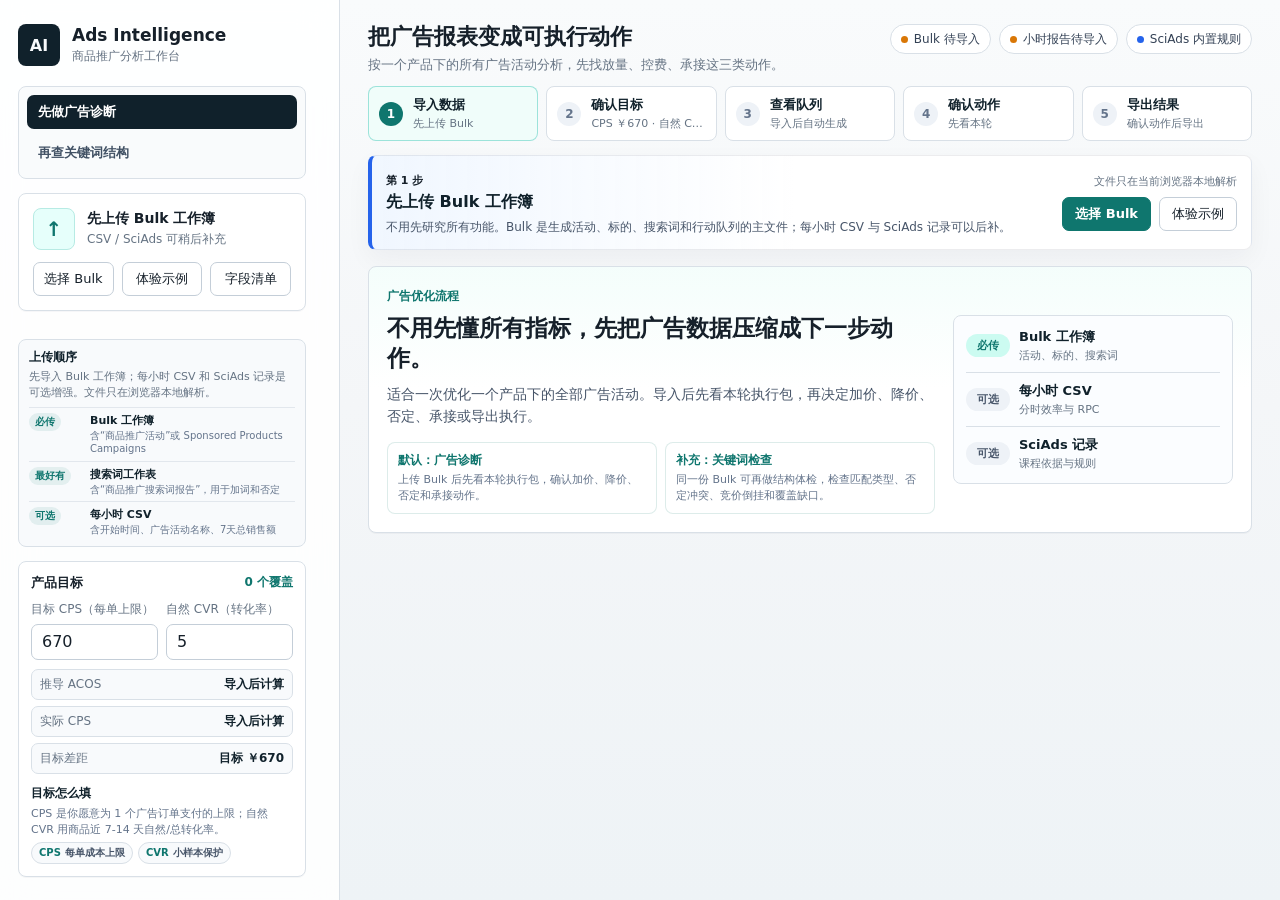
<file: index.html>
<!doctype html>
<html lang="zh-CN">
  <head>
    <meta charset="utf-8" />
    <meta name="viewport" content="width=device-width, initial-scale=1" />
    <title>Amazon Ads Intelligence Workbench</title>
    <link rel="icon" href="data:," />
    <link rel="stylesheet" href="./styles.css?v=sidebar-goal-access-20260614" />
    <link rel="stylesheet" href="./keyword-checker.css?v=keyword-lead-20260606" />
  </head>
  <body>
    <div class="app-shell">
      <aside class="sidebar">
        <div class="brand-block">
          <div class="brand-mark">AI</div>
          <div>
            <h1>Ads Intelligence</h1>
            <p>商品推广分析工作台</p>
          </div>
        </div>

        <nav class="mode-switch" aria-label="功能入口">
          <button class="mode-btn active" data-mode="analysis" type="button">先做广告诊断</button>
          <button class="mode-btn" data-mode="keyword" type="button">再查关键词结构</button>
        </nav>

        <section class="search-card">
          <label for="campaignSearch">活动搜索</label>
          <input id="campaignSearch" type="search" placeholder="输入商品、活动、ASIN" />
        </section>

        <section class="drop-card" id="dropZone">
          <input id="fileInput" type="file" multiple accept=".xlsx,.xls,.csv" />
          <div class="drop-icon" aria-hidden="true">↑</div>
          <div class="drop-copy">
            <strong id="dropTitle">先上传 Bulk 工作簿</strong>
            <span id="dropSubtitle">CSV / SciAds 可稍后补充</span>
          </div>
          <div class="drop-actions">
            <button class="secondary-btn" id="browseBtn" type="button">选择 Bulk</button>
            <button class="secondary-btn" id="demoDataBtn" type="button">体验示例</button>
            <button class="secondary-btn" id="fieldChecklistBtn" type="button">字段清单</button>
          </div>
        </section>

        <div class="file-stack" id="fileStack"></div>
        <div class="import-assist" id="importAssist"></div>

        <section class="goal-card">
          <div class="goal-head">
            <span>产品目标</span>
            <b id="goalOverrideCount">0 个覆盖</b>
          </div>
          <div class="goal-fields">
            <label for="defaultTargetCps">
              <span>目标 CPS（每单上限）</span>
              <input id="defaultTargetCps" type="number" value="670" min="1" step="10" />
            </label>
            <label for="naturalCvr">
              <span>自然 CVR（转化率）</span>
              <input id="naturalCvr" type="number" value="5" min="0" max="100" step="0.1" />
            </label>
          </div>
          <div class="goal-metrics">
            <div>
              <span>推导 ACOS</span>
              <b id="derivedAcos">导入后计算</b>
            </div>
            <div>
              <span>实际 CPS</span>
              <b id="actualCps">导入后计算</b>
            </div>
            <div>
              <span>目标差距</span>
              <b id="goalGap">等待数据</b>
            </div>
          </div>
          <div class="goal-helper" id="goalHelper"></div>
        </section>

        <section class="control-card activity-controls">
          <div class="segmented" id="productSegments"></div>
          <div class="selector-actions">
            <button class="icon-btn" id="selectVisibleBtn" type="button" title="选择当前筛选">✓</button>
            <button class="icon-btn" id="clearSelectionBtn" type="button" title="清空选择">×</button>
          </div>
        </section>

        <section class="campaign-panel">
          <div class="panel-title">
            <span>广告活动</span>
            <b id="selectionCount">0</b>
          </div>
          <div class="campaign-list" id="campaignList"></div>
        </section>
      </aside>

      <main class="workspace mode-workspace active" id="analysisWorkspace" data-ready="false">
        <header class="topbar">
          <div>
            <h2 id="workspaceTitle">把广告报表变成可执行动作</h2>
            <p id="workspaceSubtitle">按一个产品下的所有广告活动分析，先找放量、控费、承接这三类动作。</p>
          </div>
          <div class="status-pills" id="statusPills"></div>
        </header>

        <section class="workflow-strip" id="workflowStrip" aria-label="分析流程"></section>
        <section class="workflow-compass" id="workflowCompass" aria-label="当前下一步"></section>

        <section class="hero-panel" id="emptyState">
          <div class="hero-copy">
            <span class="eyebrow">广告优化流程</span>
            <h3>不用先懂所有指标，先把广告数据压缩成下一步动作。</h3>
            <p>适合一次优化一个产品下的全部广告活动。导入后先看本轮执行包，再决定加价、降价、否定、承接或导出执行。</p>
            <div class="hero-upload-actions">
              <button class="export-btn" id="heroBrowseBtn" type="button">选择 Bulk 工作簿</button>
              <button class="secondary-btn" id="heroDemoDataBtn" type="button">体验示例数据</button>
              <button class="secondary-btn" id="heroFieldChecklistBtn" type="button">下载字段清单</button>
              <span>必传 Bulk；小时 CSV 和 SciAds 可稍后补充。</span>
            </div>
            <div class="analysis-paths" aria-label="分析入口说明">
              <div>
                <b>默认：广告诊断</b>
                <span>上传 Bulk 后先看本轮执行包，确认加价、降价、否定和承接动作。</span>
              </div>
              <div>
                <b>补充：关键词检查</b>
                <span>同一份 Bulk 可再做结构体检，检查匹配类型、否定冲突、竞价倒挂和覆盖缺口。</span>
              </div>
            </div>
          </div>
          <div class="import-guide" aria-label="导入文件">
            <div class="guide-row required">
              <b>必传</b>
              <span>Bulk 工作簿</span>
              <small>活动、标的、搜索词</small>
            </div>
            <div class="guide-row">
              <b>可选</b>
              <span>每小时 CSV</span>
              <small>分时效率与 RPC</small>
            </div>
            <div class="guide-row">
              <b>可选</b>
              <span>SciAds 记录</span>
              <small>课程依据与规则</small>
            </div>
          </div>
        </section>

        <section class="action-queue" id="actionQueue" hidden></section>

        <section class="focus-band" id="focusBand" hidden>
          <section class="scope-summary" id="scopeSummary"></section>
          <section class="kpi-grid" id="kpiGrid"></section>
          <section class="metric-guide" id="metricGuide"></section>

          <section class="brief-grid" id="briefGrid" hidden>
            <article class="brief-card primary-brief">
              <div class="card-head">
                <h3>运营判断</h3>
                <span id="healthBadge">未加载</span>
              </div>
              <div id="aiBrief" class="brief-text">导入数据后会生成账户阶段、预算动作、竞价方向和风险提示。</div>
            </article>
            <article class="brief-card support-brief">
              <div class="card-head">
                <h3>波动率监控</h3>
                <span id="volatilityBadge">待联动</span>
              </div>
              <div id="volatilityBrief" class="brief-text">导入每小时广告报告后，按日监控选中活动的 CVR 和 RPC 稳定性。</div>
            </article>
            <article class="brief-card support-brief">
              <div class="card-head">
                <h3>SciAds 规则</h3>
                <span id="mentorBadge">内置</span>
              </div>
              <div id="mentorBrief" class="brief-text">冷启动先积累数据；花费打不出去再加价；稳定转化率的 SKU 要转向抢流量。</div>
            </article>
          </section>
        </section>

        <nav class="tabs" id="tabs" hidden>
          <button class="tab active" data-tab="overview" type="button">总览</button>
          <button class="tab" data-tab="targets" type="button">标的诊断</button>
          <button class="tab" data-tab="search" type="button">搜索词</button>
          <button class="tab" data-tab="hourly" type="button">分时联动</button>
          <button class="tab" data-tab="placement" type="button">广告位</button>
          <button class="tab" data-tab="mentor" type="button">规则库</button>
        </nav>

        <section class="tab-panel active" id="tab-overview">
          <div class="chart-row">
            <div class="chart-card"><div id="campaignChart" class="chart"></div></div>
            <div class="chart-card"><div id="mixChart" class="chart"></div></div>
          </div>
          <div class="table-card">
            <div class="table-head"><h3>活动健康</h3><span id="campaignTableMeta"></span></div>
            <div class="table-wrap"><table id="campaignTable"></table></div>
          </div>
        </section>

        <section class="tab-panel" id="tab-targets">
          <div class="table-toolbar">
            <div class="tool-field">
              <label for="targetCampaignFilter">活动筛选</label>
              <input id="targetCampaignFilter" type="search" placeholder="搜索广告活动名称" />
            </div>
            <div class="tool-field compact">
              <label for="targetActionFilter">动作</label>
              <select id="targetActionFilter">
                <option value="all">全部动作</option>
                <option value="放量">放量</option>
                <option value="降价">降价</option>
                <option value="止损">止损</option>
                <option value="保持">保持</option>
                <option value="观察">观察</option>
                <option value="无流量">无流量</option>
                <option value="小幅优化">小幅优化</option>
              </select>
            </div>
            <button class="export-btn" id="exportTargetCsv" type="button">导出 CSV</button>
          </div>
          <div class="table-card">
            <div class="table-head"><h3>标的动作清单</h3><span>优先处理高影响、高花费项目</span></div>
            <div class="table-wrap"><table id="targetTable"></table></div>
          </div>
        </section>

        <section class="tab-panel" id="tab-search">
          <div class="chart-row compact">
            <div class="metric-strip" id="decisionStrip"></div>
          </div>
          <div class="table-toolbar">
            <div class="tool-field">
              <label for="searchCampaignFilter">活动筛选</label>
              <input id="searchCampaignFilter" type="search" placeholder="搜索广告活动名称" />
            </div>
            <div class="tool-field compact">
              <label for="searchActionFilter">动作</label>
              <select id="searchActionFilter">
                <option value="all">全部动作</option>
                <option value="加精准词">加精准词</option>
                <option value="加商品定向">加商品定向</option>
                <option value="否定">否定</option>
                <option value="检查否定">检查否定</option>
                <option value="已否定">已否定</option>
                <option value="保留/加预算">保留/加预算</option>
                <option value="保留">保留</option>
                <option value="观察">观察</option>
                <option value="继续积累">继续积累</option>
              </select>
            </div>
            <button class="export-btn" id="exportSearchCsv" type="button">导出 CSV</button>
          </div>
          <div class="table-card">
            <div class="table-head"><h3>搜索词 / ASIN 决策</h3><span>加词、否定、保留、观察</span></div>
            <div class="table-wrap"><table id="searchTable"></table></div>
          </div>
        </section>

        <section class="tab-panel" id="tab-hourly">
          <div class="insight-strip" id="hourlyInsightStrip"></div>
          <div class="chart-row">
            <div class="chart-card"><div id="hourlyChart" class="chart"></div></div>
            <div class="chart-card"><div id="dayChart" class="chart"></div></div>
          </div>
          <div class="table-card">
            <div class="table-head"><h3>小时效率</h3><span id="hourTableMeta" title="RPC = 7天总销售额 / 点击量，用来衡量每次点击带来的销售额。">导入每小时报告后显示</span></div>
            <div class="table-wrap"><table id="hourTable"></table></div>
          </div>
        </section>

        <section class="tab-panel" id="tab-placement">
          <div class="insight-strip" id="placementSummary"></div>
          <div class="chart-card wide"><div id="placementChart" class="chart"></div></div>
          <div class="table-card">
            <div class="table-head"><h3>广告位加成建议</h3><span>RPC 相对基准 × 60%</span></div>
            <div class="table-wrap"><table id="placementTable"></table></div>
          </div>
        </section>

        <section class="tab-panel" id="tab-mentor">
          <div class="rules-grid" id="rulesGrid"></div>
          <div class="table-card">
            <div class="table-head"><h3>聊天记录摘录</h3><span>上传 SciAds 记录后自动抽取</span></div>
            <div class="table-wrap"><table id="mentorTable"></table></div>
          </div>
        </section>
      </main>

      <main class="workspace mode-workspace" id="keywordWorkspace" data-keyword-ready="false" hidden>
        <header class="topbar">
          <div>
            <h2>关键词结构复核</h2>
            <p>广告诊断之后再用同一份 Bulk 复核承接、匹配类型、否定冲突和竞价结构。</p>
          </div>
          <div class="status-pills" id="keywordStatusPills"></div>
        </header>

        <section class="hero-panel" id="keywordEmptyState">
          <div class="hero-copy">
            <span class="eyebrow">关键词结构体检</span>
            <h3>用同一份 Bulk 检查投放词有没有漏接、误否定和竞价倒挂。</h3>
            <p>适合在广告诊断之后补一层结构复核：看出单搜索词是否承接、精准/词组/广泛是否分工清楚、否定词是否切断有效流量。</p>
            <div class="hero-upload-actions">
              <button class="export-btn" type="button" data-workflow-upload>选择 Bulk 工作簿</button>
              <button class="secondary-btn" type="button" data-workflow-demo>体验示例数据</button>
              <span>同一份 Bulk 即可同时用于广告诊断和关键词检查。</span>
            </div>
          </div>
          <div class="hero-visual keyword-visual" aria-hidden="true">
            <div class="keyword-dot exact"></div>
            <div class="keyword-dot phrase"></div>
            <div class="keyword-dot broad"></div>
            <div class="keyword-line"></div>
          </div>
        </section>

        <section class="kpi-grid keyword-kpi-grid" id="keywordKpiGrid"></section>

        <section class="brief-grid keyword-brief-grid">
          <article class="brief-card">
            <div class="card-head">
              <h3>数学口径</h3>
              <span>约束优化</span>
            </div>
            <div id="keywordMathBrief" class="brief-text">等待 Bulk 文件。这里仍以目标 CPS 为主；结构参考 ACOS 只用来判断出单搜索词是否值得承接。</div>
          </article>
          <article class="brief-card">
            <div class="card-head">
              <h3>结构风险</h3>
              <span id="keywordRiskBadge">未加载</span>
            </div>
            <div id="keywordRiskBrief" class="brief-text">重点找缺精准、竞价倒挂、重复分散、正负冲突和出单搜索词未承接。</div>
          </article>
          <article class="brief-card">
            <div class="card-head">
              <h3>课程吸收</h3>
              <span>已筛选</span>
            </div>
            <div id="keywordCourseBrief" class="brief-text">课程中值得吸收的是漏斗、CPS/ACOS 约束和关键词分层；经验规则会被转成可验证的表格标注。</div>
          </article>
        </section>

        <section class="keyword-control-panel">
          <div class="table-toolbar keyword-toolbar">
            <div class="tool-field compact">
              <label for="keywordTargetAcos">结构参考 ACOS</label>
              <input id="keywordTargetAcos" type="number" value="30" min="1" max="100" step="1" />
              <small class="tool-hint">仅判断承接，不替代 CPS</small>
            </div>
            <div class="tool-field">
              <label for="keywordSearchInput">关键词筛选</label>
              <input id="keywordSearchInput" type="search" placeholder="搜索日文词、ASIN、活动名" />
            </div>
            <div class="tool-field">
              <label for="keywordCampaignFilter">活动</label>
              <select id="keywordCampaignFilter">
                <option value="all">全部广告活动</option>
              </select>
            </div>
            <div class="tool-field compact">
              <label for="keywordActionFilter">标注</label>
              <select id="keywordActionFilter">
                <option value="all">全部标注</option>
                <option value="缺精准">缺精准</option>
                <option value="竞价倒挂">竞价倒挂</option>
                <option value="重复分散">重复分散</option>
                <option value="正负冲突">正负冲突</option>
                <option value="搜索出单未承接">搜索出单未承接</option>
                <option value="未投放">未投放</option>
                <option value="结构完整">结构完整</option>
              </select>
            </div>
            <button class="export-btn" id="exportKeywordCsv" type="button">导出 CSV</button>
          </div>

          <div class="manual-check-card">
            <div>
              <label for="manualKeywordInput">手动检查词表</label>
              <p>每行一个词；留空时自动检查 Bulk 中所有已投放词，并补入有转化但未精准承接的搜索词。</p>
            </div>
            <textarea id="manualKeywordInput" rows="4" placeholder="ハンディファン&#10;扇風機 ハンディ&#10;冷却プレート"></textarea>
            <div class="manual-actions">
              <button class="secondary-btn" id="runManualKeywordCheck" type="button">检查输入词</button>
              <button class="secondary-btn" id="useAllKeywordCheck" type="button">使用全部投放词</button>
            </div>
          </div>
        </section>

        <section class="insight-strip" id="keywordInsightStrip"></section>

        <section class="table-card keyword-results-card">
          <div class="table-head"><h3>关键词覆盖与竞价结构</h3><span id="keywordTableMeta">等待 Bulk 文件</span></div>
          <div class="table-wrap keyword-table-wrap"><table id="keywordCoverageTable"></table></div>
        </section>

        <section class="table-card keyword-results-card">
          <div class="table-head"><h3>广告组投放视图</h3><span>按广告活动 + 广告组拆开看结构</span></div>
          <div class="table-wrap keyword-table-wrap"><table id="adGroupCoverageTable"></table></div>
        </section>
      </main>
    </div>

    <script src="./assets/xlsx.full.min.js"></script>
    <script src="./assets/echarts.min.js"></script>
    <script src="./app.js?v=sidebar-goal-access-20260614"></script>
    <script src="./keyword-checker.js?v=keyword-lead-20260606"></script>
  </body>
</html>
</file>
<file: styles.css>
:root {
  color-scheme: light;
  --bg: #f4f6f8;
  --surface: #ffffff;
  --surface-2: #f8fafc;
  --ink: #16202a;
  --muted: #657383;
  --line: #d9e0e7;
  --line-strong: #c4ced8;
  --teal: #0f766e;
  --teal-2: #14b8a6;
  --blue: #2563eb;
  --amber: #d97706;
  --red: #dc2626;
  --green: #16a34a;
  --violet: #7c3aed;
  --shadow: 0 18px 45px rgba(15, 23, 42, 0.08);
  font-family:
    Inter, ui-sans-serif, system-ui, -apple-system, BlinkMacSystemFont, "Segoe UI",
    "Microsoft YaHei", sans-serif;
}

* {
  box-sizing: border-box;
}

html,
body {
  min-height: 100%;
}

body {
  margin: 0;
  background: linear-gradient(180deg, #f9fbfc 0%, var(--bg) 45%, #eef3f6 100%);
  color: var(--ink);
}

button,
input,
select,
textarea {
  font: inherit;
}

button {
  cursor: pointer;
}

.app-shell {
  display: grid;
  grid-template-columns: 340px minmax(0, 1fr);
  min-height: 100vh;
}

.sidebar {
  position: sticky;
  top: 0;
  height: 100vh;
  overflow-x: hidden;
  overflow-y: auto;
  overscroll-behavior: contain;
  scrollbar-gutter: stable;
  display: flex;
  flex-direction: column;
  gap: 14px;
  padding: 18px;
  border-right: 1px solid var(--line);
  background: rgba(255, 255, 255, 0.86);
  backdrop-filter: blur(18px);
}

.brand-block {
  display: flex;
  align-items: center;
  gap: 12px;
  min-height: 54px;
}

.brand-mark {
  width: 42px;
  height: 42px;
  display: grid;
  place-items: center;
  border-radius: 8px;
  background: #10212b;
  color: #f8fafc;
  font-weight: 800;
  letter-spacing: 0;
}

.brand-block h1,
.brand-block p,
.topbar h2,
.topbar p,
.hero-copy h3,
.hero-copy p,
.card-head h3,
.table-head h3 {
  margin: 0;
}

.brand-block h1 {
  font-size: 17px;
  line-height: 1.2;
}

.brand-block p {
  margin-top: 3px;
  font-size: 12px;
  color: var(--muted);
}

.drop-card,
.search-card,
.goal-card,
.control-card,
.campaign-panel,
.brief-card,
.chart-card,
.table-card,
.hero-panel,
.kpi-card,
.rule-card,
.metric-pill {
  border: 1px solid var(--line);
  border-radius: 8px;
  background: var(--surface);
  box-shadow: 0 1px 0 rgba(15, 23, 42, 0.03);
}

.drop-card {
  position: relative;
  display: grid;
  grid-template-columns: 42px 1fr;
  gap: 12px;
  align-items: center;
  padding: 14px;
  transition:
    border-color 150ms ease,
    background 150ms ease,
    transform 150ms ease;
}

.drop-card.dragging {
  border-color: var(--teal);
  background: #ecfdf5;
  transform: translateY(-1px);
}

.drop-card input[type="file"] {
  position: absolute;
  inset: 0;
  opacity: 0;
  pointer-events: none;
}

.drop-icon {
  width: 42px;
  height: 42px;
  display: grid;
  place-items: center;
  border-radius: 8px;
  color: var(--teal);
  background: #e6fffb;
  border: 1px solid #b7ebe4;
  font-size: 20px;
  font-weight: 800;
}

.drop-copy {
  min-width: 0;
}

.drop-copy strong,
.drop-copy span {
  display: block;
}

.drop-copy strong {
  font-size: 14px;
}

.drop-copy span {
  margin-top: 3px;
  color: var(--muted);
  font-size: 12px;
  white-space: nowrap;
  overflow: hidden;
  text-overflow: ellipsis;
}

.drop-actions {
  grid-column: 1 / -1;
  display: grid;
  grid-template-columns: repeat(3, minmax(0, 1fr));
  gap: 8px;
}

.secondary-btn {
  grid-column: 1 / -1;
  height: 34px;
  border: 1px solid var(--line-strong);
  border-radius: 7px;
  background: #fff;
  color: var(--ink);
  font-size: 13px;
}

.drop-actions .secondary-btn {
  grid-column: auto;
}

.secondary-btn:hover,
.icon-btn:hover,
.tab:hover {
  border-color: #91a2b4;
}

.file-stack {
  display: grid;
  gap: 8px;
}

.file-item {
  display: grid;
  grid-template-columns: 10px minmax(0, 1fr) auto;
  align-items: center;
  gap: 8px;
  padding: 9px 10px;
  border: 1px solid var(--line);
  border-radius: 8px;
  background: rgba(248, 250, 252, 0.78);
}

.file-dot {
  width: 8px;
  height: 8px;
  border-radius: 99px;
  background: var(--muted);
}

.file-dot.loaded {
  background: var(--green);
}

.file-dot.warn {
  background: var(--amber);
}

.file-name {
  min-width: 0;
  overflow: hidden;
  text-overflow: ellipsis;
  white-space: nowrap;
  font-size: 12px;
}

.file-type {
  color: var(--muted);
  font-size: 11px;
  white-space: nowrap;
}

.file-item.has-note {
  align-items: start;
}

.file-note {
  grid-column: 2 / -1;
  margin-top: -3px;
  color: #b45309;
  font-size: 11px;
  line-height: 1.35;
}

.import-assist {
  display: grid;
  gap: 3px;
  padding: 9px 10px;
  border: 1px solid var(--line);
  border-radius: 8px;
  background: #f8fafc;
}

.import-assist b {
  color: #10212b;
  font-size: 12px;
}

.import-assist > span {
  color: var(--muted);
  font-size: 11px;
  line-height: 1.45;
}

.assist-checklist {
  display: grid;
  gap: 5px;
  margin-top: 3px;
}

.assist-receipt {
  display: flex;
  flex-wrap: wrap;
  gap: 5px;
  margin-top: 3px;
}

.receipt-chip {
  display: inline-flex;
  align-items: center;
  min-height: 22px;
  padding: 3px 7px;
  border: 1px solid var(--line);
  border-radius: 999px;
  background: #fff;
  color: #475569;
  font-size: 10px;
  font-weight: 900;
}

.receipt-chip.ok {
  border-color: rgba(34, 197, 94, 0.24);
  background: #f0fdf4;
  color: #15803d;
}

.receipt-chip.warn {
  border-color: rgba(245, 158, 11, 0.28);
  background: #fffbeb;
  color: #b45309;
}

.assist-row {
  min-width: 0;
  display: grid;
  grid-template-columns: 54px minmax(0, 1fr);
  gap: 7px;
  align-items: start;
  padding-top: 5px;
  border-top: 1px solid rgba(148, 163, 184, 0.22);
}

.assist-row em {
  width: fit-content;
  max-width: 54px;
  padding: 2px 6px;
  border-radius: 999px;
  background: rgba(15, 118, 110, 0.09);
  color: var(--teal);
  font-size: 10px;
  font-style: normal;
  font-weight: 900;
  white-space: nowrap;
}

.assist-row div {
  min-width: 0;
  display: grid;
  gap: 1px;
}

.assist-row strong {
  overflow: hidden;
  text-overflow: ellipsis;
  white-space: nowrap;
  color: #10212b;
  font-size: 11px;
}

.assist-row small {
  color: #64748b;
  font-size: 10px;
  line-height: 1.35;
}

.import-assist.ok {
  border-color: rgba(34, 197, 94, 0.28);
  background: #f0fdf4;
}

.import-assist.warn {
  border-color: rgba(245, 158, 11, 0.32);
  background: #fffbeb;
}

.import-assist.warn .assist-row em {
  background: rgba(245, 158, 11, 0.14);
  color: #b45309;
}

.import-assist.ok .assist-row em {
  background: rgba(34, 197, 94, 0.14);
  color: #15803d;
}

.assist-actions {
  display: grid;
  grid-template-columns: repeat(auto-fit, minmax(104px, 1fr));
  gap: 6px;
  margin-top: 5px;
}

.assist-jump {
  width: 100%;
  min-height: 30px;
  margin-top: 0;
  border: 1px solid rgba(15, 118, 110, 0.28);
  border-radius: 7px;
  background: #fff;
  color: var(--teal);
  font-size: 12px;
  font-weight: 900;
}

.assist-jump.primary {
  border-color: var(--teal);
  background: var(--teal);
  color: #fff;
}

.assist-jump.ghost {
  border-color: var(--line-strong);
  color: #475569;
}

.assist-jump:hover {
  border-color: var(--teal);
  background: #f0fdfa;
}

.assist-jump.primary:hover {
  background: #0f766e;
  color: #fff;
}

.search-card {
  display: grid;
  gap: 7px;
  padding: 12px;
}

.search-card label,
.goal-fields span,
.goal-metrics span {
  color: var(--muted);
  font-size: 12px;
}

.search-card input,
.goal-fields input {
  width: 100%;
  min-width: 0;
  height: 36px;
  border: 1px solid var(--line-strong);
  border-radius: 7px;
  background: var(--surface);
  color: var(--ink);
  padding: 0 10px;
  outline: none;
}

.search-card input:focus,
.goal-fields input:focus {
  border-color: var(--teal);
  box-shadow: 0 0 0 3px rgba(20, 184, 166, 0.14);
}

.goal-card {
  display: grid;
  gap: 9px;
  padding: 12px;
}

.goal-head {
  display: flex;
  align-items: center;
  justify-content: space-between;
  gap: 10px;
  font-size: 13px;
  font-weight: 800;
}

.goal-head b {
  color: var(--teal);
  font-size: 12px;
}

.goal-fields {
  display: grid;
  grid-template-columns: repeat(2, minmax(0, 1fr));
  gap: 8px;
}

.goal-fields label {
  display: grid;
  gap: 6px;
}

.goal-metrics {
  display: grid;
  grid-template-columns: 1fr;
  gap: 6px;
}

.goal-metrics div {
  min-width: 0;
  display: flex;
  align-items: center;
  justify-content: space-between;
  gap: 8px;
  padding: 6px 8px;
  border: 1px solid var(--line);
  border-radius: 7px;
  background: var(--surface-2);
}

.goal-metrics b {
  overflow: hidden;
  text-overflow: ellipsis;
  white-space: nowrap;
  color: #10212b;
  font-size: 12px;
}

.goal-helper {
  display: grid;
  gap: 4px;
  padding-top: 2px;
}

.goal-helper b {
  color: #10212b;
  font-size: 12px;
}

.goal-helper p {
  margin: 0;
  color: #64748b;
  font-size: 11px;
  line-height: 1.45;
}

.goal-helper > div {
  display: flex;
  flex-wrap: wrap;
  gap: 5px;
}

.goal-helper span {
  min-height: 22px;
  display: inline-flex;
  align-items: center;
  gap: 4px;
  padding: 0 7px;
  border: 1px solid var(--line);
  border-radius: 999px;
  background: #f8fafc;
  color: #475569;
  font-size: 10px;
  font-weight: 800;
}

.goal-helper em {
  color: var(--teal);
  font-style: normal;
}

.goal-helper.ready span {
  background: #f0fdfa;
  border-color: rgba(15, 118, 110, 0.18);
}

.control-card {
  display: grid;
  gap: 12px;
  padding: 14px;
}

.control-row {
  display: grid;
  gap: 6px;
}

body[data-bulk-ready="false"] .search-card,
body[data-bulk-ready="false"] .activity-controls,
body[data-bulk-ready="false"] .campaign-panel {
  display: none;
}

body[data-bulk-ready="false"] #emptyState .hero-upload-actions {
  display: none;
}

body[data-bulk-ready="true"] .search-card {
  order: 2;
}

body[data-bulk-ready="true"] .brand-block {
  min-height: 42px;
}

body[data-bulk-ready="true"] .brand-block p {
  display: none;
}

body[data-bulk-ready="true"] .goal-card {
  order: 3;
  gap: 8px;
}

body[data-bulk-ready="true"] .sidebar .goal-helper {
  display: none;
}

body[data-bulk-ready="true"] .activity-controls {
  order: 4;
}

body[data-bulk-ready="true"] .activity-controls .segmented {
  max-height: 62px;
}

body[data-bulk-ready="true"] .campaign-panel {
  order: 5;
  flex: 0 0 auto;
  max-height: clamp(240px, 34vh, 360px);
}

body[data-bulk-ready="true"] .import-assist {
  order: 6;
}

body[data-bulk-ready="true"] .file-stack {
  order: 7;
  max-height: 82px;
  overflow: auto;
}

body[data-bulk-ready="true"] .drop-card {
  order: 8;
  grid-template-columns: 1fr;
  gap: 8px;
  padding: 11px;
  background: #f8fafc;
}

body[data-bulk-ready="true"] .drop-card .drop-icon {
  display: none;
}

body[data-bulk-ready="true"] .drop-actions {
  grid-column: 1;
}

.control-row label {
  color: var(--muted);
  font-size: 12px;
}

.control-row input {
  width: 100%;
  min-width: 0;
  height: 36px;
  border: 1px solid var(--line-strong);
  border-radius: 7px;
  background: var(--surface);
  color: var(--ink);
  padding: 0 10px;
  outline: none;
}

.control-row input:focus {
  border-color: var(--teal);
  box-shadow: 0 0 0 3px rgba(20, 184, 166, 0.14);
}

.segmented {
  display: flex;
  flex-wrap: wrap;
  gap: 6px;
  max-height: 96px;
  overflow: auto;
  padding-right: 2px;
}

.segment {
  min-height: 29px;
  max-width: 100%;
  padding: 0 9px;
  border: 1px solid var(--line);
  border-radius: 7px;
  background: var(--surface-2);
  color: #334155;
  font-size: 12px;
}

.segment.active {
  color: #fff;
  background: #10212b;
  border-color: #10212b;
}

.selector-actions {
  display: flex;
  gap: 8px;
}

.icon-btn {
  flex: 1;
  height: 34px;
  display: grid;
  place-items: center;
  border: 1px solid var(--line);
  border-radius: 7px;
  background: var(--surface);
  color: var(--ink);
  font-size: 15px;
  font-weight: 700;
}

.campaign-panel {
  min-height: 0;
  display: flex;
  flex: 1;
  flex-direction: column;
  overflow: hidden;
}

.panel-title {
  display: flex;
  align-items: center;
  justify-content: space-between;
  padding: 12px 14px;
  border-bottom: 1px solid var(--line);
  font-size: 13px;
  font-weight: 700;
}

.panel-title b {
  min-width: 28px;
  height: 22px;
  display: grid;
  place-items: center;
  border-radius: 99px;
  color: #fff;
  background: var(--teal);
  font-size: 12px;
}

.campaign-list {
  min-height: 0;
  overflow: auto;
  padding: 8px;
}

.campaign-empty {
  padding: 18px 10px;
  color: var(--muted);
  font-size: 13px;
  line-height: 1.6;
}

.campaign-item {
  width: 100%;
  display: grid;
  border: 1px solid transparent;
  border-radius: 8px;
  padding: 7px;
  background: transparent;
  text-align: left;
}

.campaign-item:hover {
  border-color: var(--line);
  background: var(--surface-2);
}

.campaign-item.selected {
  border-color: rgba(15, 118, 110, 0.35);
  background: rgba(15, 118, 110, 0.08);
}

.campaign-pick {
  min-width: 0;
  display: grid;
  grid-template-columns: 18px minmax(0, 1fr) auto;
  gap: 8px;
  align-items: center;
  padding: 0;
  border: 0;
  background: transparent;
  text-align: left;
}

.campaign-check {
  width: 17px;
  height: 17px;
  display: grid;
  place-items: center;
  border: 1px solid var(--line-strong);
  border-radius: 5px;
  color: #fff;
  font-size: 12px;
}

.campaign-item.selected .campaign-check {
  border-color: var(--teal);
  background: var(--teal);
}

.campaign-main {
  min-width: 0;
}

.campaign-name {
  overflow: hidden;
  text-overflow: ellipsis;
  white-space: nowrap;
  color: #17212b;
  font-size: 12px;
  font-weight: 700;
}

.campaign-meta {
  margin-top: 3px;
  overflow: hidden;
  text-overflow: ellipsis;
  white-space: nowrap;
  color: var(--muted);
  font-size: 11px;
}

.campaign-money {
  color: #334155;
  font-size: 11px;
  white-space: nowrap;
}

.campaign-cps {
  display: grid;
  grid-template-columns: auto minmax(0, 1fr);
  align-items: center;
  gap: 6px;
  margin: 7px 0 0 26px;
}

.campaign-cps span {
  color: var(--muted);
  font-size: 10px;
  font-weight: 800;
}

.campaign-cps input {
  width: 100%;
  min-width: 0;
  height: 28px;
  border: 1px solid var(--line);
  border-radius: 6px;
  background: #fff;
  color: var(--ink);
  padding: 0 7px;
  font-size: 12px;
  outline: none;
}

.campaign-cps input:focus {
  border-color: var(--teal);
  box-shadow: 0 0 0 2px rgba(20, 184, 166, 0.12);
}

.workspace {
  min-width: 0;
  max-width: 1640px;
  width: 100%;
  padding: 24px 28px 32px;
  margin: 0 auto;
}

.hidden {
  display: none !important;
}

[hidden] {
  display: none !important;
}

.workspace[data-ready="false"] .tab-panel {
  display: none;
}

.topbar {
  display: flex;
  align-items: flex-start;
  justify-content: space-between;
  gap: 16px;
  margin-bottom: 16px;
}

.topbar h2 {
  font-size: 22px;
  line-height: 1.2;
}

.topbar p {
  margin-top: 6px;
  color: var(--muted);
  font-size: 13px;
}

.workflow-strip {
  display: grid;
  grid-template-columns: repeat(auto-fit, minmax(128px, 1fr));
  gap: 8px;
  margin: -4px 0 14px;
}

.workflow-step {
  min-width: 0;
  display: grid;
  grid-template-columns: 26px minmax(0, 1fr);
  column-gap: 8px;
  row-gap: 2px;
  align-items: center;
  padding: 9px 10px;
  border: 1px solid var(--line);
  border-radius: 8px;
  background: var(--surface);
  color: #334155;
}

.workflow-step b {
  grid-row: span 2;
  width: 24px;
  height: 24px;
  display: grid;
  place-items: center;
  border-radius: 99px;
  background: #eef2f7;
  color: #64748b;
  font-size: 12px;
}

.workflow-step span {
  min-width: 0;
  overflow: hidden;
  text-overflow: ellipsis;
  white-space: nowrap;
  color: #10212b;
  font-size: 13px;
  font-weight: 800;
}

.workflow-step small {
  min-width: 0;
  overflow: hidden;
  text-overflow: ellipsis;
  white-space: nowrap;
  color: var(--muted);
  font-size: 11px;
}

.workflow-step.active {
  border-color: rgba(20, 184, 166, 0.38);
  background: #f0fdfa;
}

.workflow-step.active b {
  background: var(--teal);
  color: #fff;
}

.workflow-step.done b {
  background: #dcfce7;
  color: #15803d;
}

.workflow-compass {
  display: grid;
  grid-template-columns: minmax(0, 1fr) auto;
  gap: 14px;
  align-items: center;
  margin: 0 0 16px;
  padding: 13px 14px;
  border: 1px solid rgba(15, 23, 42, 0.08);
  border-left: 4px solid var(--teal);
  border-radius: 8px;
  background: #ffffff;
  box-shadow: 0 10px 26px rgba(15, 23, 42, 0.045);
}

.workflow-compass.upload {
  border-left-color: var(--blue);
  background: linear-gradient(90deg, rgba(239, 246, 255, 0.92), #ffffff 48%);
}

.workflow-compass.queue {
  border-left-color: var(--teal);
  background: linear-gradient(90deg, rgba(240, 253, 250, 0.94), #ffffff 50%);
}

.workflow-compass.export {
  border-left-color: var(--amber);
  background: linear-gradient(90deg, rgba(255, 251, 235, 0.94), #ffffff 50%);
}

.workflow-compass.done {
  border-left-color: var(--green);
  background: linear-gradient(90deg, rgba(240, 253, 244, 0.94), #ffffff 50%);
}

.workflow-compass.empty {
  border-left-color: #94a3b8;
  background: #fbfdff;
}

.workflow-compass-copy {
  min-width: 0;
}

.workflow-compass-copy span {
  color: var(--teal-dark);
  font-size: 11px;
  font-weight: 800;
}

.workflow-compass-copy h3,
.workflow-compass-copy p {
  margin: 0;
}

.workflow-compass-copy h3 {
  margin-top: 4px;
  color: #10212b;
  font-size: 16px;
  line-height: 1.28;
}

.workflow-compass-copy p {
  margin-top: 5px;
  max-width: 820px;
  color: #475569;
  font-size: 12px;
  line-height: 1.5;
}

.workflow-compass-side {
  min-width: 190px;
  display: grid;
  gap: 8px;
  justify-items: end;
}

.workflow-compass-side small {
  color: var(--muted);
  font-size: 11px;
  text-align: right;
}

.workflow-compass-side > div {
  display: flex;
  flex-wrap: wrap;
  justify-content: flex-end;
  gap: 8px;
}

.workflow-compass-side .export-btn,
.workflow-compass-side .secondary-btn {
  min-height: 34px;
  padding: 0 12px;
}

.status-pills {
  display: flex;
  flex-wrap: wrap;
  justify-content: flex-end;
  gap: 8px;
  min-width: 280px;
}

.status-pill {
  min-height: 30px;
  display: inline-flex;
  align-items: center;
  gap: 6px;
  padding: 0 10px;
  border: 1px solid var(--line);
  border-radius: 999px;
  background: var(--surface);
  color: #334155;
  font-size: 12px;
  white-space: nowrap;
}

.status-pill::before {
  content: "";
  width: 7px;
  height: 7px;
  border-radius: 50%;
  background: var(--muted);
}

.status-pill.ok::before {
  background: var(--green);
}

.status-pill.warn::before {
  background: var(--amber);
}

.status-pill.info::before {
  background: var(--blue);
}

.hero-panel {
  display: grid;
  grid-template-columns: minmax(0, 1fr) 280px;
  gap: 18px;
  align-items: center;
  min-height: 0;
  padding: 18px;
  margin-bottom: 16px;
  overflow: hidden;
  background:
    linear-gradient(180deg, rgba(240, 253, 250, 0.72), rgba(255, 255, 255, 0) 46%),
    var(--surface);
  color: var(--ink);
}

.hero-panel.hidden {
  display: none;
}

.eyebrow {
  display: inline-block;
  color: var(--teal);
  font-size: 12px;
  font-weight: 700;
  text-transform: uppercase;
}

.hero-copy h3 {
  margin-top: 8px;
  max-width: 720px;
  font-size: 23px;
  line-height: 1.32;
}

.hero-copy p {
  margin-top: 9px;
  max-width: 720px;
  color: #475569;
  font-size: 14px;
  line-height: 1.62;
}

.hero-upload-actions {
  display: flex;
  flex-wrap: wrap;
  align-items: center;
  gap: 10px;
  margin-top: 14px;
}

.hero-upload-actions .export-btn {
  height: 36px;
}

.hero-upload-actions .secondary-btn {
  grid-column: auto;
  height: 36px;
  padding: 0 12px;
}

.hero-upload-actions span {
  color: var(--muted);
  font-size: 12px;
}

.analysis-paths {
  display: grid;
  grid-template-columns: repeat(2, minmax(0, 1fr));
  gap: 8px;
  margin-top: 14px;
  max-width: 760px;
}

.analysis-paths div {
  min-width: 0;
  display: grid;
  gap: 3px;
  padding: 9px 10px;
  border: 1px solid rgba(15, 118, 110, 0.14);
  border-radius: 8px;
  background: rgba(255, 255, 255, 0.72);
}

.analysis-paths b {
  color: #0f766e;
  font-size: 12px;
}

.analysis-paths span {
  color: #64748b;
  font-size: 11px;
  line-height: 1.45;
}

.import-guide {
  display: grid;
  gap: 9px;
  padding: 12px;
  border: 1px solid var(--line);
  border-radius: 8px;
  background: #fbfdff;
}

.guide-row {
  min-width: 0;
  display: grid;
  grid-template-columns: 44px minmax(0, 1fr);
  column-gap: 9px;
  row-gap: 2px;
  align-items: center;
  padding-bottom: 9px;
  border-bottom: 1px solid var(--line);
}

.guide-row:last-child {
  padding-bottom: 0;
  border-bottom: 0;
}

.guide-row b {
  grid-row: span 2;
  display: inline-flex;
  justify-content: center;
  padding: 4px 7px;
  border-radius: 999px;
  background: #eef2f7;
  color: #475569;
  font-size: 11px;
}

.guide-row.required b {
  background: #ccfbf1;
  color: #0f766e;
}

.guide-row span {
  overflow: hidden;
  text-overflow: ellipsis;
  white-space: nowrap;
  color: #10212b;
  font-size: 13px;
  font-weight: 800;
}

.guide-row small {
  overflow: hidden;
  text-overflow: ellipsis;
  white-space: nowrap;
  color: var(--muted);
  font-size: 11px;
}

.hero-visual {
  position: relative;
  height: 138px;
  display: grid;
  grid-template-columns: repeat(3, 1fr);
  align-items: end;
  gap: 16px;
  padding: 0 10px 8px;
}

.visual-bar {
  border-radius: 8px 8px 3px 3px;
  background: linear-gradient(180deg, #5eead4, #0f766e);
  opacity: 0.9;
}

.visual-bar.tall {
  height: 126px;
}

.visual-bar.mid {
  height: 88px;
  background: linear-gradient(180deg, #93c5fd, #2563eb);
}

.visual-bar.low {
  height: 58px;
  background: linear-gradient(180deg, #fcd34d, #d97706);
}

.visual-line {
  position: absolute;
  left: 14px;
  right: 14px;
  top: 44px;
  height: 2px;
  background: rgba(255, 255, 255, 0.76);
  transform: rotate(-9deg);
  transform-origin: left center;
}

.kpi-grid {
  display: grid;
  grid-template-columns: repeat(5, minmax(118px, 1fr));
  gap: 8px;
}

.kpi-card {
  min-width: 0;
  padding: 9px 11px;
}

.kpi-label {
  color: var(--muted);
  font-size: 12px;
}

.kpi-value {
  margin-top: 5px;
  color: #101820;
  font-size: 18px;
  line-height: 1.1;
  font-weight: 800;
  overflow-wrap: anywhere;
}

.kpi-foot {
  margin-top: 4px;
  color: var(--muted);
  font-size: 11px;
  white-space: nowrap;
  overflow: hidden;
  text-overflow: ellipsis;
}

.metric-guide {
  display: grid;
  grid-template-columns: repeat(4, minmax(0, 1fr));
  gap: 8px;
  margin-top: 8px;
}

.metric-guide-item {
  min-width: 0;
  display: grid;
  gap: 2px;
  padding: 8px 10px;
  border: 1px solid var(--line);
  border-radius: 8px;
  background: #fbfdff;
}

.metric-guide-item b {
  color: #0f766e;
  font-size: 12px;
  line-height: 1.25;
}

.metric-guide-item span {
  color: #64748b;
  font-size: 11px;
  line-height: 1.35;
}

.brief-grid {
  display: grid;
  grid-template-columns: minmax(0, 1.45fr) minmax(240px, 0.8fr) minmax(240px, 0.8fr);
  gap: 12px;
  margin-top: 10px;
}

.brief-card {
  min-width: 0;
  padding: 12px;
}

.focus-band {
  margin-bottom: 12px;
}

.scope-summary {
  display: flex;
  align-items: center;
  justify-content: space-between;
  gap: 12px;
  margin-bottom: 8px;
  padding: 10px 12px;
  border: 1px solid var(--line);
  border-left: 4px solid var(--teal);
  border-radius: 8px;
  background: #fbfdff;
}

.scope-summary.search {
  border-left-color: var(--blue);
}

.scope-summary.empty {
  border-left-color: var(--amber);
  background: #fffdf7;
}

.scope-summary.selected {
  border-left-color: var(--amber);
}

.scope-summary.product {
  border-left-color: var(--green);
}

.scope-copy {
  min-width: 0;
}

.scope-copy h4,
.scope-copy p {
  margin: 0;
}

.scope-copy h4 {
  margin-top: 2px;
  color: #10212b;
  font-size: 14px;
}

.scope-copy p {
  margin-top: 3px;
  max-width: 760px;
  color: #64748b;
  font-size: 12px;
  line-height: 1.45;
}

.scope-side {
  min-width: 360px;
  display: grid;
  justify-items: end;
  gap: 7px;
}

.scope-chips {
  display: flex;
  flex-wrap: wrap;
  justify-content: flex-end;
  gap: 7px;
}

.scope-chips span {
  min-height: 28px;
  display: inline-flex;
  align-items: center;
  gap: 4px;
  padding: 0 9px;
  border: 1px solid var(--line);
  border-radius: 999px;
  background: #fff;
  color: var(--muted);
  font-size: 11px;
  white-space: nowrap;
}

.scope-chips b {
  color: #10212b;
  font-size: 12px;
}

.scope-side button {
  width: fit-content;
  min-height: 28px;
  padding: 0 10px;
  border: 1px solid var(--line-strong);
  border-radius: 7px;
  background: #fff;
  color: #334155;
  font-size: 12px;
  font-weight: 800;
}

.scope-side button:hover {
  border-color: var(--teal);
  color: var(--teal);
}

.action-queue {
  margin-bottom: 16px;
}

.queue-head {
  display: flex;
  align-items: end;
  justify-content: space-between;
  gap: 14px;
  margin-bottom: 8px;
}

.queue-head h3,
.queue-head p {
  margin: 0;
}

.queue-head h3 {
  margin-top: 3px;
  font-size: 18px;
}

.queue-head .eyebrow {
  color: var(--teal);
}

.queue-head p {
  max-width: 420px;
  color: var(--muted);
  font-size: 12px;
  line-height: 1.5;
  text-align: right;
}

.queue-actions {
  display: grid;
  justify-items: end;
  gap: 7px;
}

.queue-action-buttons {
  display: flex;
  flex-wrap: wrap;
  justify-content: flex-end;
  gap: 6px;
}

.queue-action-buttons .secondary-btn,
.queue-action-buttons .export-btn {
  width: fit-content;
  grid-column: auto;
  height: 30px;
  padding: 0 10px;
  font-size: 12px;
}

.queue-start-review {
  box-shadow: 0 6px 14px rgba(15, 118, 110, 0.12);
}

.task-rail {
  display: grid;
  grid-template-columns: repeat(3, minmax(0, 1fr));
  gap: 8px;
  margin-top: 10px;
}

.task-chip {
  min-width: 0;
  display: grid;
  gap: 5px;
  padding: 8px 10px;
  border: 1px solid var(--line);
  border-radius: 8px;
  background: #fff;
}

.task-chip.green {
  border-left: 3px solid var(--green);
}

.task-chip.red {
  border-left: 3px solid var(--red);
}

.task-chip.blue {
  border-left: 3px solid var(--blue);
}

.task-chip.active {
  border-color: rgba(15, 118, 110, 0.42);
  background: #f0fdfa;
  box-shadow: 0 0 0 3px rgba(20, 184, 166, 0.1);
}

.task-chip button {
  width: 100%;
  min-width: 0;
  display: grid;
  grid-template-columns: auto minmax(0, 1fr);
  column-gap: 10px;
  row-gap: 2px;
  align-items: center;
  border: 0;
  background: transparent;
  padding: 0;
  color: #10212b;
  text-align: left;
  cursor: pointer;
}

.task-chip button:disabled {
  cursor: not-allowed;
  color: #94a3b8;
}

.task-chip-main {
  grid-row: span 2;
  min-width: 76px;
  display: grid;
  gap: 2px;
}

.task-chip-main span {
  color: var(--muted);
  font-size: 10px;
  font-weight: 900;
  letter-spacing: 0;
  text-transform: uppercase;
}

.task-chip-main b {
  color: #0f172a;
  font-size: 20px;
  line-height: 1;
}

.task-title {
  min-width: 0;
  overflow: hidden;
  text-overflow: ellipsis;
  white-space: nowrap;
  font-size: 13px;
  font-weight: 900;
}

.task-chip small {
  min-width: 0;
  overflow: hidden;
  text-overflow: ellipsis;
  white-space: nowrap;
  color: var(--muted);
  font-size: 11px;
}

.task-chip details {
  padding-top: 2px;
}

.task-chip summary {
  width: fit-content;
  color: var(--teal);
  font-size: 11px;
  font-weight: 800;
  cursor: pointer;
}

.task-chip details p {
  margin: 6px 0 0;
  color: #475569;
  font-size: 12px;
  line-height: 1.45;
}

.round-plan {
  display: grid;
  grid-template-columns: 180px minmax(0, 1fr);
  gap: 10px;
  margin-top: 10px;
  padding: 10px 12px;
  border: 1px solid rgba(15, 118, 110, 0.16);
  border-radius: 8px;
  background: linear-gradient(90deg, #f8fffd, #fff);
}

.round-plan-head {
  min-width: 0;
  display: grid;
  align-content: center;
  gap: 3px;
}

.round-plan-head .eyebrow {
  color: var(--teal);
}

.round-plan-head b {
  color: #10212b;
  font-size: 13px;
  line-height: 1.35;
}

.round-plan-items {
  min-width: 0;
  display: grid;
  grid-template-columns: repeat(4, minmax(0, 1fr));
  gap: 8px;
}

.round-plan-item {
  min-width: 0;
  display: grid;
  grid-template-columns: 24px minmax(0, 1fr);
  gap: 7px;
  align-items: start;
  padding: 7px 8px;
  border: 1px solid var(--line);
  border-radius: 7px;
  background: #fff;
}

.round-plan-item > span {
  width: 24px;
  height: 24px;
  display: inline-flex;
  align-items: center;
  justify-content: center;
  border-radius: 999px;
  background: #e2e8f0;
  color: #334155;
  font-size: 11px;
  font-weight: 900;
}

.round-plan-item.red > span {
  background: #fee2e2;
  color: #b91c1c;
}

.round-plan-item.green > span {
  background: #dcfce7;
  color: #15803d;
}

.round-plan-item.blue > span {
  background: #dbeafe;
  color: #1d4ed8;
}

.round-plan-item b,
.round-plan-item small {
  min-width: 0;
  display: block;
  overflow: hidden;
  text-overflow: ellipsis;
}

.round-plan-item b {
  color: #10212b;
  font-size: 12px;
  line-height: 1.25;
  white-space: nowrap;
}

.round-plan-item small {
  margin-top: 2px;
  color: #64748b;
  font-size: 11px;
  line-height: 1.35;
  display: -webkit-box;
  -webkit-line-clamp: 2;
  -webkit-box-orient: vertical;
}

.execution-coach {
  display: flex;
  align-items: center;
  justify-content: space-between;
  gap: 14px;
  margin-top: 10px;
  padding: 10px 12px;
  border: 1px solid var(--line);
  border-left: 4px solid var(--teal);
  border-radius: 8px;
  background: #fbfdff;
}

.execution-coach.red {
  border-left-color: var(--red);
}

.execution-coach.green {
  border-left-color: var(--green);
}

.execution-coach.blue {
  border-left-color: var(--blue);
}

.execution-coach h4,
.execution-coach p {
  margin: 0;
}

.execution-coach h4 {
  margin-top: 2px;
  color: #10212b;
  font-size: 14px;
}

.execution-coach p {
  margin-top: 3px;
  color: #475569;
  font-size: 12px;
  line-height: 1.45;
}

.execution-coach-side {
  display: grid;
  justify-items: end;
  gap: 7px;
  min-width: 170px;
}

.execution-coach-side span {
  color: var(--muted);
  font-size: 12px;
  font-weight: 700;
}

.execution-coach button {
  width: fit-content;
  min-height: 30px;
  padding: 0 12px;
  border: 1px solid var(--line-strong);
  border-radius: 7px;
  background: #fff;
  color: #10212b;
  font-size: 12px;
  font-weight: 800;
}

.execution-coach button:hover {
  border-color: var(--teal);
  color: var(--teal);
}

.goal-checkpoint {
  display: flex;
  align-items: center;
  justify-content: space-between;
  gap: 12px;
  margin-top: 10px;
  padding: 10px 12px;
  border: 1px solid var(--line);
  border-left: 4px solid var(--blue);
  border-radius: 8px;
  background: #fbfdff;
}

.goal-checkpoint.good {
  border-left-color: var(--green);
}

.goal-checkpoint.warn {
  border-left-color: var(--amber);
}

.goal-checkpoint.bad {
  border-left-color: var(--red);
}

.goal-checkpoint h4 {
  margin: 2px 0 0;
  color: #10212b;
  font-size: 14px;
}

.goal-checkpoint-metrics {
  display: flex;
  flex-wrap: wrap;
  justify-content: flex-end;
  gap: 8px;
  min-width: 360px;
}

.goal-checkpoint-metrics span {
  min-height: 28px;
  display: inline-flex;
  align-items: center;
  gap: 4px;
  padding: 0 9px;
  border: 1px solid var(--line);
  border-radius: 999px;
  background: #fff;
  color: var(--muted);
  font-size: 12px;
  white-space: nowrap;
}

.goal-checkpoint-metrics b {
  color: #10212b;
}

.goal-change-notice {
  display: flex;
  align-items: center;
  justify-content: space-between;
  gap: 12px;
  margin: 10px 14px 0;
  padding: 10px 12px;
  border: 1px solid rgba(245, 158, 11, 0.3);
  border-radius: 8px;
  background: #fffbeb;
}

.goal-change-notice > div {
  min-width: 0;
}

.goal-change-notice h4,
.goal-change-notice p {
  margin: 0;
}

.goal-change-notice h4 {
  margin-top: 2px;
  color: #10212b;
  font-size: 13px;
}

.goal-change-notice p {
  margin-top: 3px;
  color: var(--muted);
  font-size: 12px;
  line-height: 1.45;
}

.goal-change-notice > span {
  flex: 0 0 auto;
  min-height: 28px;
  display: inline-flex;
  align-items: center;
  padding: 0 9px;
  border: 1px solid rgba(245, 158, 11, 0.28);
  border-radius: 999px;
  background: #fff;
  color: #92400e;
  font-size: 11px;
  font-weight: 800;
  white-space: nowrap;
}

.today-focus {
  display: flex;
  align-items: center;
  justify-content: space-between;
  gap: 14px;
  margin-top: 10px;
  padding: 11px 12px;
  border: 1px solid rgba(15, 118, 110, 0.2);
  border-radius: 8px;
  background: linear-gradient(90deg, rgba(240, 253, 250, 0.9), #fff 58%);
}

.today-focus.active {
  border-color: rgba(15, 118, 110, 0.5);
  box-shadow: 0 0 0 3px rgba(20, 184, 166, 0.1);
}

.today-focus h4,
.today-focus p {
  margin: 0;
}

.today-focus h4 {
  margin-top: 2px;
  color: #10212b;
  font-size: 14px;
}

.today-focus p {
  margin-top: 3px;
  max-width: 680px;
  color: #475569;
  font-size: 12px;
  line-height: 1.45;
}

.today-focus-metrics {
  display: flex;
  flex-wrap: wrap;
  justify-content: flex-end;
  align-items: center;
  gap: 8px;
  min-width: 300px;
}

.today-focus-metrics span {
  min-height: 28px;
  display: inline-flex;
  align-items: center;
  gap: 4px;
  padding: 0 9px;
  border: 1px solid var(--line);
  border-radius: 999px;
  background: #fff;
  color: var(--muted);
  font-size: 12px;
  white-space: nowrap;
}

.today-focus-metrics b {
  color: #10212b;
}

.execution-package {
  display: flex;
  align-items: center;
  justify-content: space-between;
  gap: 14px;
  margin: 10px 14px 0;
  padding: 11px 12px;
  border: 1px solid rgba(34, 197, 94, 0.24);
  border-radius: 8px;
  background: linear-gradient(90deg, rgba(240, 253, 244, 0.94), #fff 58%);
}

.execution-package h4,
.execution-package p {
  margin: 0;
}

.execution-package h4 {
  margin-top: 2px;
  color: #10212b;
  font-size: 14px;
}

.execution-package p {
  margin-top: 3px;
  max-width: 680px;
  color: #475569;
  font-size: 12px;
  line-height: 1.45;
}

.execution-package-body {
  min-width: 0;
  flex: 1 1 auto;
}

.execution-plan {
  display: grid;
  grid-template-columns: repeat(2, minmax(0, 1fr));
  gap: 7px;
  margin-top: 9px;
}

.execution-step {
  min-width: 0;
  display: grid;
  gap: 2px;
  padding: 7px 8px;
  border: 1px solid rgba(34, 197, 94, 0.22);
  border-radius: 8px;
  background: rgba(255, 255, 255, 0.84);
}

.execution-step b,
.execution-step span {
  min-width: 0;
  overflow: hidden;
  text-overflow: ellipsis;
  white-space: nowrap;
}

.execution-step b {
  color: #10212b;
  font-size: 12px;
}

.execution-step span {
  color: var(--muted);
  font-size: 11px;
}

.execution-guardrails {
  display: flex;
  flex-wrap: wrap;
  gap: 7px;
  margin-top: 9px;
}

.execution-guardrails span {
  min-height: 28px;
  display: inline-flex;
  align-items: center;
  gap: 5px;
  padding: 0 9px;
  border: 1px solid var(--line);
  border-radius: 999px;
  background: #fff;
  color: #64748b;
  font-size: 11px;
  white-space: nowrap;
}

.execution-guardrails b {
  color: #10212b;
}

.execution-guardrails .danger {
  border-color: rgba(239, 68, 68, 0.26);
  background: #fef2f2;
}

.execution-guardrails .warn {
  border-color: rgba(245, 158, 11, 0.3);
  background: #fffbeb;
}

.execution-guardrails .info {
  border-color: rgba(37, 99, 235, 0.22);
  background: #eff6ff;
}

.execution-guardrails .safe {
  border-color: rgba(34, 197, 94, 0.26);
  background: #f0fdf4;
}

.execution-handoff {
  display: grid;
  grid-template-columns: repeat(3, minmax(0, 1fr));
  gap: 7px;
  margin-top: 9px;
}

.execution-handoff span {
  min-width: 0;
  display: grid;
  gap: 2px;
  padding: 7px 8px;
  border: 1px solid rgba(15, 118, 110, 0.16);
  border-radius: 8px;
  background: rgba(255, 255, 255, 0.72);
  color: #64748b;
  font-size: 11px;
  line-height: 1.35;
}

.execution-handoff b {
  color: #0f766e;
  font-size: 11px;
}

.execution-package-metrics {
  display: flex;
  flex-wrap: wrap;
  justify-content: flex-end;
  align-items: center;
  gap: 8px;
  min-width: 360px;
}

.execution-package-metrics span {
  min-height: 28px;
  display: inline-flex;
  align-items: center;
  gap: 4px;
  padding: 0 9px;
  border: 1px solid var(--line);
  border-radius: 999px;
  background: #fff;
  color: var(--muted);
  font-size: 12px;
  white-space: nowrap;
}

.execution-package-metrics b {
  color: #10212b;
}

.export-receipt {
  display: flex;
  align-items: center;
  justify-content: space-between;
  gap: 12px;
  margin: 10px 14px 0;
  padding: 10px 12px;
  border: 1px solid rgba(15, 118, 110, 0.18);
  border-radius: 8px;
  background: #f8fffd;
}

.export-receipt.current {
  border-color: rgba(37, 99, 235, 0.18);
  background: #eff6ff;
}

.export-receipt.confirmed {
  border-color: rgba(34, 197, 94, 0.24);
  background: #f0fdf4;
}

.export-receipt h4,
.export-receipt p {
  margin: 0;
}

.export-receipt h4 {
  margin-top: 2px;
  color: #10212b;
  font-size: 13px;
}

.export-receipt p {
  margin-top: 3px;
  max-width: 680px;
  color: #475569;
  font-size: 12px;
  line-height: 1.45;
}

.export-next-steps {
  display: grid;
  grid-template-columns: repeat(3, minmax(0, 1fr));
  gap: 6px;
  margin-top: 8px;
  max-width: 780px;
}

.export-next-steps span {
  min-width: 0;
  display: grid;
  gap: 2px;
  padding: 7px 8px;
  border: 1px solid rgba(15, 118, 110, 0.16);
  border-radius: 8px;
  background: rgba(255, 255, 255, 0.7);
  color: #64748b;
  font-size: 11px;
  line-height: 1.35;
}

.export-receipt.current .export-next-steps {
  grid-template-columns: minmax(0, 1fr);
  max-width: 560px;
}

.export-receipt.current .export-next-steps span {
  border-color: rgba(37, 99, 235, 0.16);
}

.export-next-steps b {
  color: #0f766e;
  font-size: 11px;
}

.export-receipt > div:first-child {
  min-width: 0;
}

.export-receipt-side {
  display: flex;
  flex: 0 0 auto;
  flex-wrap: wrap;
  align-items: center;
  justify-content: flex-end;
  gap: 8px;
  min-width: 300px;
}

.export-receipt-side span {
  min-height: 28px;
  display: inline-flex;
  align-items: center;
  gap: 4px;
  padding: 0 9px;
  border: 1px solid var(--line);
  border-radius: 999px;
  background: #fff;
  color: var(--muted);
  font-size: 12px;
  white-space: nowrap;
}

.export-receipt-side b {
  color: #10212b;
}

.export-receipt-side small {
  max-width: 190px;
  overflow: hidden;
  color: #64748b;
  font-size: 11px;
  font-weight: 800;
  text-overflow: ellipsis;
  white-space: nowrap;
}

.export-receipt-side .secondary-btn,
.export-receipt-side .export-btn {
  min-height: 32px;
  height: 32px;
  white-space: nowrap;
}

.queue-table-card {
  margin-top: 14px;
}

.queue-table-card .table-head {
  padding: 10px 14px;
}

.queue-export-actions {
  display: flex;
  flex-wrap: wrap;
  justify-content: flex-end;
  gap: 8px;
}

.queue-table-card > .queue-export-actions {
  padding: 10px 14px 0;
}

.queue-export-actions .secondary-btn,
.queue-export-actions .export-btn {
  width: auto;
  min-height: 30px;
  padding: 0 11px;
  font-size: 12px;
}

.queue-export-actions button:disabled {
  cursor: not-allowed;
  opacity: 0.45;
}

.execution-package .package-export-btn,
.export-receipt .receipt-export-btn {
  display: none;
}

.queue-export-actions .queue-confirmed-export:disabled {
  display: none;
}

.execution-summary {
  display: grid;
  grid-template-columns: repeat(3, minmax(0, 1fr));
  gap: 8px;
  padding: 10px 14px 0;
}

.review-stat {
  min-width: 0;
  display: flex;
  align-items: center;
  justify-content: space-between;
  gap: 8px;
  padding: 8px 10px;
  border: 1px solid var(--line);
  border-radius: 8px;
  background: #f8fafc;
}

.review-stat span {
  color: var(--muted);
  font-size: 12px;
  font-weight: 700;
}

.review-stat b {
  color: #10212b;
  font-size: 15px;
}

.review-stat.confirmed {
  border-color: rgba(34, 197, 94, 0.28);
  background: #f0fdf4;
}

.review-stat.held {
  border-color: rgba(245, 158, 11, 0.28);
  background: #fffbeb;
}

.review-guide {
  display: flex;
  align-items: center;
  justify-content: space-between;
  gap: 12px;
  margin: 10px 14px 0;
  padding: 9px 12px;
  border: 1px solid rgba(15, 118, 110, 0.15);
  border-radius: 8px;
  background: #fbfdff;
}

.review-guide h4,
.review-guide p {
  margin: 0;
}

.review-guide h4 {
  margin-top: 2px;
  color: #10212b;
  font-size: 13px;
}

.review-guide p {
  margin-top: 3px;
  color: #64748b;
  font-size: 12px;
  line-height: 1.45;
}

.review-guide > div {
  min-width: 0;
}

.review-guide > span {
  flex: 0 0 auto;
  min-height: 28px;
  display: inline-flex;
  align-items: center;
  padding: 0 9px;
  border: 1px solid var(--line);
  border-radius: 999px;
  background: #fff;
  color: #475569;
  font-size: 11px;
  font-weight: 800;
  white-space: nowrap;
}

.review-guide.ready {
  border-color: rgba(37, 99, 235, 0.18);
  background: #eff6ff;
}

.review-guide.confirmed {
  border-color: rgba(34, 197, 94, 0.22);
  background: #f0fdf4;
}

.review-guide.empty {
  border-color: rgba(245, 158, 11, 0.26);
  background: #fffbeb;
}

.lead-action {
  display: grid;
  grid-template-columns: minmax(0, 1fr) minmax(260px, 0.45fr);
  gap: 14px;
  margin: 10px 14px 0;
  padding: 13px;
  border: 1px solid rgba(15, 23, 42, 0.08);
  border-left: 4px solid var(--teal);
  border-radius: 8px;
  background: linear-gradient(90deg, rgba(248, 250, 252, 0.96), #fff 44%);
}

.lead-action.high {
  border-left-color: var(--red);
}

.lead-action.mid {
  border-left-color: var(--amber);
}

.lead-action.low {
  border-left-color: var(--green);
}

.lead-action.empty {
  display: block;
  border-left-color: #94a3b8;
  background: #fbfdff;
}

.lead-action-main,
.lead-action-side {
  min-width: 0;
}

.lead-action-top {
  display: flex;
  flex-wrap: wrap;
  align-items: center;
  gap: 7px;
}

.lead-rank {
  min-width: 34px;
  height: 24px;
  display: inline-flex;
  align-items: center;
  justify-content: center;
  border-radius: 999px;
  background: #e2e8f0;
  color: #334155;
  font-size: 12px;
  font-weight: 900;
}

.lead-risk {
  color: var(--muted);
  font-size: 12px;
  font-weight: 800;
}

.lead-action h4,
.lead-action p {
  margin: 0;
}

.lead-action h4 {
  margin-top: 8px;
  color: #10212b;
  font-size: 16px;
  line-height: 1.3;
}

.lead-action p {
  margin-top: 6px;
  color: #334155;
  font-size: 13px;
  line-height: 1.5;
}

.lead-action small {
  display: block;
  margin-top: 6px;
  color: var(--muted);
  font-size: 12px;
}

.lead-action-mobile-review {
  display: none;
}

.lead-priority {
  display: flex;
  flex-wrap: wrap;
  gap: 6px;
  align-items: center;
  margin-top: 8px;
  padding-top: 8px;
  border-top: 1px solid rgba(148, 163, 184, 0.24);
}

.lead-priority b {
  color: #0f766e;
  font-size: 12px;
}

.lead-priority span {
  color: #64748b;
  font-size: 12px;
  line-height: 1.35;
}

.lead-action-side {
  display: grid;
  gap: 8px;
}

.lead-action-side > div:not(.review-control) {
  min-width: 0;
  display: grid;
  gap: 2px;
}

.lead-action-side span {
  color: var(--muted);
  font-size: 11px;
  font-weight: 800;
}

.lead-action-side b {
  min-width: 0;
  overflow: hidden;
  text-overflow: ellipsis;
  white-space: nowrap;
  color: #10212b;
  font-size: 13px;
}

.lead-bid b {
  color: #0f766e;
}

.action-language {
  display: grid;
  grid-template-columns: auto minmax(0, 1fr);
  align-items: start;
  gap: 10px;
  margin: 9px 14px 0;
  padding: 9px 10px;
  border: 1px solid var(--line);
  border-radius: 8px;
  background: #fbfdff;
}

.action-language-head {
  min-width: 96px;
  display: grid;
  gap: 2px;
}

.action-language-head span {
  color: var(--muted);
  font-size: 11px;
  font-weight: 900;
}

.action-language-head b {
  color: #10212b;
  font-size: 15px;
}

.action-language-items {
  min-width: 0;
  display: flex;
  flex-wrap: wrap;
  gap: 6px;
}

.action-language-items span {
  min-width: 0;
  max-width: 260px;
  display: inline-grid;
  grid-template-columns: auto auto minmax(0, 1fr);
  align-items: center;
  gap: 5px;
  padding: 5px 8px;
  border: 1px solid var(--line);
  border-radius: 999px;
  background: #fff;
}

.action-language-items b {
  color: #10212b;
  font-size: 11px;
  white-space: nowrap;
}

.action-language-items em {
  min-width: 20px;
  height: 18px;
  display: inline-grid;
  place-items: center;
  border-radius: 999px;
  background: #eef2f7;
  color: #475569;
  font-size: 10px;
  font-style: normal;
  font-weight: 900;
}

.action-language-items small {
  min-width: 0;
  overflow: hidden;
  text-overflow: ellipsis;
  white-space: nowrap;
  color: #64748b;
  font-size: 11px;
}

.action-language-items .danger {
  border-color: rgba(239, 68, 68, 0.22);
  background: #fef2f2;
}

.action-language-items .warn {
  border-color: rgba(245, 158, 11, 0.26);
  background: #fffbeb;
}

.action-language-items .safe {
  border-color: rgba(34, 197, 94, 0.24);
  background: #f0fdf4;
}

.action-language-items .info {
  border-color: rgba(37, 99, 235, 0.2);
  background: #eff6ff;
}

.queue-filter-bar {
  display: grid;
  grid-template-columns: repeat(5, minmax(118px, 150px)) minmax(84px, 1fr);
  align-items: end;
  gap: 8px;
  padding: 10px 14px 0;
}

.queue-filter {
  min-width: 0;
  display: grid;
  gap: 4px;
}

.queue-filter span {
  color: var(--muted);
  font-size: 11px;
  font-weight: 800;
}

.queue-filter select {
  width: 100%;
  height: 32px;
  border: 1px solid var(--line-strong);
  border-radius: 7px;
  background: #fff;
  color: #334155;
  font-size: 12px;
  font-weight: 700;
  padding: 0 8px;
  outline: none;
}

.queue-filter select:focus {
  border-color: var(--teal);
  box-shadow: 0 0 0 3px rgba(20, 184, 166, 0.12);
}

.queue-filter-count {
  min-height: 32px;
  display: flex;
  align-items: center;
  justify-content: flex-end;
  gap: 4px;
  color: var(--muted);
  font-size: 12px;
  font-weight: 700;
}

.queue-filter-count b {
  color: #10212b;
  font-size: 18px;
}

.queue-recovery {
  display: flex;
  align-items: center;
  justify-content: space-between;
  gap: 12px;
  margin: 10px 14px 0;
  padding: 10px 12px;
  border: 1px solid rgba(245, 158, 11, 0.26);
  border-radius: 8px;
  background: #fffbeb;
}

.queue-recovery > div:first-child {
  min-width: 0;
}

.queue-recovery h4,
.queue-recovery p {
  margin: 0;
}

.queue-recovery h4 {
  margin-top: 2px;
  color: #10212b;
  font-size: 13px;
}

.queue-recovery p {
  margin-top: 3px;
  color: #64748b;
  font-size: 12px;
  line-height: 1.45;
}

.queue-recovery-actions {
  display: flex;
  flex: 0 0 auto;
  flex-wrap: wrap;
  justify-content: flex-end;
  gap: 8px;
}

.queue-recovery-actions .secondary-btn,
.queue-recovery-actions .export-btn {
  min-height: 32px;
  height: 32px;
  white-space: nowrap;
}

.primary-brief {
  border-left: 4px solid var(--teal);
  background: linear-gradient(90deg, rgba(236, 253, 245, 0.72), #fff 44%);
}

.support-brief {
  background: #fbfdff;
  box-shadow: none;
}

.card-head,
.table-head {
  display: flex;
  align-items: center;
  justify-content: space-between;
  gap: 12px;
}

.card-head h3,
.table-head h3 {
  font-size: 14px;
}

.card-head span,
.table-head span {
  color: var(--muted);
  font-size: 12px;
  text-align: right;
}

.card-head span.badge-good,
.status-good {
  color: var(--green);
}

.card-head span.badge-warn,
.status-warn {
  color: var(--amber);
}

.card-head span.badge-bad,
.status-bad {
  color: var(--red);
}

.brief-text {
  margin-top: 10px;
  color: #334155;
  font-size: 13px;
  line-height: 1.58;
}

.tabs {
  position: sticky;
  top: 0;
  z-index: 5;
  display: flex;
  gap: 6px;
  padding: 8px;
  margin-bottom: 16px;
  border: 1px solid var(--line);
  border-radius: 8px;
  background: rgba(255, 255, 255, 0.88);
  backdrop-filter: blur(12px);
  overflow-x: auto;
}

.tab {
  min-height: 38px;
  min-width: 94px;
  display: inline-grid;
  align-content: center;
  gap: 1px;
  padding: 4px 12px;
  border: 1px solid transparent;
  border-radius: 7px;
  background: transparent;
  color: #415164;
  font-size: 12px;
  white-space: nowrap;
  text-align: left;
}

.tab-label {
  font-weight: 800;
  line-height: 1.15;
}

.tab-meta {
  color: #64748b;
  font-size: 11px;
  line-height: 1.1;
}

.tab.active {
  color: #fff;
  background: #10212b;
  box-shadow: 0 6px 14px rgba(15, 32, 42, 0.12);
}

.tab.active .tab-meta {
  color: rgba(255, 255, 255, 0.72);
}

.tab-panel {
  display: none;
}

.tab-panel.active {
  display: grid;
  gap: 16px;
}

.chart-row {
  display: grid;
  grid-template-columns: minmax(0, 1.4fr) minmax(320px, 0.85fr);
  gap: 14px;
}

.chart-row.compact {
  display: block;
}

.table-toolbar {
  display: flex;
  align-items: end;
  gap: 10px;
  padding: 12px;
  border: 1px solid var(--line);
  border-radius: 8px;
  background: rgba(255, 255, 255, 0.92);
}

.tool-field {
  display: grid;
  gap: 5px;
  min-width: 220px;
}

.tool-field.compact {
  min-width: 150px;
}

.tool-field label {
  color: var(--muted);
  font-size: 12px;
}

.tool-hint {
  color: #64748b;
  font-size: 11px;
  line-height: 1.3;
}

#keywordWorkspace[data-keyword-ready="false"] .keyword-kpi-grid,
#keywordWorkspace[data-keyword-ready="false"] .keyword-brief-grid,
#keywordWorkspace[data-keyword-ready="false"] .keyword-control-panel,
#keywordWorkspace[data-keyword-ready="false"] #keywordInsightStrip,
#keywordWorkspace[data-keyword-ready="false"] .keyword-results-card {
  display: none;
}

.tool-field input,
.tool-field select {
  height: 34px;
  border: 1px solid var(--line-strong);
  border-radius: 7px;
  background: #fff;
  color: var(--ink);
  padding: 0 10px;
  outline: none;
}

.tool-field input:focus,
.tool-field select:focus {
  border-color: var(--teal);
  box-shadow: 0 0 0 3px rgba(20, 184, 166, 0.12);
}

.export-btn {
  height: 34px;
  padding: 0 13px;
  border: 1px solid #0f766e;
  border-radius: 7px;
  background: #0f766e;
  color: #fff;
  font-size: 13px;
  font-weight: 700;
  white-space: nowrap;
}

.insight-strip {
  display: grid;
  grid-template-columns: repeat(3, minmax(0, 1fr));
  gap: 12px;
}

.insight-card {
  min-width: 0;
  padding: 13px 14px;
  border: 1px solid var(--line);
  border-radius: 8px;
  background: #fff;
}

.insight-card b {
  display: block;
  font-size: 16px;
  color: #10212b;
}

.insight-card span {
  display: block;
  margin-top: 5px;
  color: var(--muted);
  font-size: 12px;
  line-height: 1.45;
}

.chart-card {
  min-width: 0;
  min-height: 340px;
  padding: 12px;
}

.chart-card.wide {
  min-height: 360px;
}

.chart {
  width: 100%;
  height: 318px;
}

.wide .chart {
  height: 336px;
}

.table-card {
  min-width: 0;
  overflow: hidden;
}

.table-head {
  min-height: 48px;
  padding: 0 14px;
  border-bottom: 1px solid var(--line);
}

.column-controls {
  display: grid;
  gap: 8px;
  padding: 9px 12px;
  border-bottom: 1px solid var(--line);
  background: #fbfdff;
}

.column-summary {
  display: flex;
  align-items: center;
  justify-content: space-between;
  gap: 10px;
}

.column-summary > span {
  color: var(--muted);
  font-size: 12px;
}

.column-mode {
  display: inline-flex;
  align-items: center;
  gap: 6px;
}

.column-mode button,
.column-choice button {
  min-height: 28px;
  border: 1px solid var(--line);
  border-radius: 7px;
  background: #fff;
  color: #475569;
  font-size: 12px;
}

.column-mode button {
  padding: 0 9px;
}

.column-mode button.active {
  border-color: #10212b;
  background: #10212b;
  color: #fff;
}

.column-picker {
  display: grid;
  grid-template-columns: repeat(auto-fit, minmax(170px, 1fr));
  gap: 7px;
}

.column-choice {
  min-width: 0;
  display: grid;
  grid-template-columns: 16px minmax(0, 1fr) 28px 28px;
  align-items: center;
  gap: 6px;
  padding: 7px 8px;
  border: 1px solid var(--line);
  border-radius: 7px;
  background: #fff;
}

.column-choice span {
  min-width: 0;
  overflow: hidden;
  text-overflow: ellipsis;
  white-space: nowrap;
  color: #334155;
  font-size: 12px;
}

.column-choice button {
  padding: 0;
}

.table-wrap {
  overflow: auto;
  max-height: 520px;
}

table {
  width: 100%;
  border-collapse: collapse;
  font-size: 12px;
}

thead th {
  position: sticky;
  top: 0;
  z-index: 2;
  background: #f8fafc;
  color: #475569;
  font-weight: 800;
}

th,
td {
  padding: 7px 10px;
  border-bottom: 1px solid #edf2f7;
  text-align: left;
  vertical-align: middle;
  white-space: nowrap;
}

#targetTable th,
#targetTable td,
#searchTable th,
#searchTable td {
  padding-top: 7px;
  padding-bottom: 7px;
}

td.text-cell,
th.text-cell {
  min-width: 180px;
  max-width: 300px;
  overflow: hidden;
  text-overflow: ellipsis;
  white-space: nowrap;
}

td.full-cell,
th.full-cell {
  min-width: 360px;
  max-width: 620px;
  overflow: hidden;
  text-overflow: ellipsis;
  white-space: nowrap;
}

td.clip-cell,
th.clip-cell {
  min-width: 190px;
  max-width: 300px;
  overflow: hidden;
  text-overflow: ellipsis;
  white-space: nowrap;
}

td.small-text {
  min-width: 160px;
  max-width: 250px;
  overflow: hidden;
  text-overflow: ellipsis;
  white-space: nowrap;
  color: #475569;
}

td.reason-cell,
th.reason-cell {
  min-width: 320px;
  max-width: 440px;
}

td.decision-reason,
th.decision-reason {
  min-width: 500px;
  max-width: 680px;
}

td.reason-cell {
  color: #475569;
  overflow: hidden;
  text-overflow: ellipsis;
  white-space: nowrap;
  line-height: 1.25;
  vertical-align: middle;
}

td.reason-cell .reason-text {
  display: block;
  max-width: 100%;
  overflow: hidden;
  text-overflow: ellipsis;
  white-space: nowrap;
}

td.review-cell,
th.review-cell {
  min-width: 168px;
  max-width: 190px;
}

td.review-cell {
  vertical-align: middle;
}

.review-control {
  display: inline-grid;
  grid-template-columns: repeat(3, minmax(0, 1fr));
  gap: 3px;
  width: 156px;
  padding: 3px;
  border: 1px solid var(--line);
  border-radius: 8px;
  background: #f8fafc;
}

.review-control button {
  min-height: 24px;
  padding: 0 5px;
  border: 0;
  border-radius: 6px;
  background: transparent;
  color: #64748b;
  font-size: 11px;
  font-weight: 800;
}

.review-control button.active {
  background: #fff;
  color: #10212b;
  box-shadow: 0 1px 2px rgba(15, 23, 42, 0.1);
}

.review-control button[data-review-status="confirmed"].active {
  background: #dcfce7;
  color: #15803d;
}

.review-control button[data-review-status="held"].active {
  background: #fef3c7;
  color: #b45309;
}

.mobile-action-cards {
  display: none;
}

.mobile-action-card {
  min-width: 0;
  display: grid;
  gap: 8px;
  padding: 10px;
  border: 1px solid var(--line);
  border-radius: 8px;
  background: #fff;
}

.mobile-card-top,
.mobile-card-meta {
  min-width: 0;
  display: flex;
  align-items: center;
  justify-content: space-between;
  gap: 8px;
}

.mobile-card-top > span:not(.tag) {
  color: var(--muted);
  font-size: 11px;
  font-weight: 800;
  white-space: nowrap;
}

.mobile-card-top .mobile-card-rank {
  min-width: 34px;
  padding: 2px 6px;
  border-radius: 999px;
  background: #f8fafc;
  color: #0f766e;
  text-align: center;
}

.mobile-action-card h4,
.mobile-action-card p,
.mobile-action-card small {
  margin: 0;
}

.mobile-card-exec {
  width: fit-content;
  max-width: 100%;
  padding: 4px 8px;
  border-radius: 999px;
  background: #f0fdfa;
  color: var(--teal);
  font-size: 12px;
  font-weight: 900;
  overflow: hidden;
  text-overflow: ellipsis;
  white-space: nowrap;
}

.mobile-action-card h4 {
  color: #10212b;
  font-size: 13px;
  line-height: 1.35;
}

.mobile-action-card p {
  color: #17212b;
  font-size: 12px;
  line-height: 1.5;
}

.mobile-action-card small {
  color: #64748b;
  font-size: 11px;
  line-height: 1.45;
}

.mobile-card-meta span {
  min-width: 0;
  overflow: hidden;
  text-overflow: ellipsis;
  white-space: nowrap;
  color: #475569;
  font-size: 11px;
}

.mobile-card-more {
  padding: 8px 10px;
  border: 1px dashed var(--line-strong);
  border-radius: 8px;
  color: var(--muted);
  background: #fbfdff;
  font-size: 12px;
  text-align: center;
}

td.num,
th.num {
  text-align: right;
}

tbody tr:hover {
  background: #fbfdff;
}

.tag {
  display: inline-flex;
  align-items: center;
  min-height: 20px;
  padding: 0 7px;
  border-radius: 999px;
  background: #eef2f7;
  color: #334155;
  font-size: 11px;
  font-weight: 700;
  white-space: nowrap;
}

.tag.green {
  background: #dcfce7;
  color: #166534;
}

.tag.red {
  background: #fee2e2;
  color: #991b1b;
}

.tag.amber {
  background: #fef3c7;
  color: #92400e;
}

.tag.blue {
  background: #dbeafe;
  color: #1e40af;
}

.tag.violet {
  background: #ede9fe;
  color: #5b21b6;
}

.metric-strip {
  display: grid;
  grid-template-columns: repeat(5, minmax(0, 1fr));
  gap: 12px;
}

.metric-pill {
  min-width: 0;
  padding: 13px 14px;
}

.metric-pill b {
  display: block;
  font-size: 22px;
}

.metric-pill span {
  display: block;
  margin-top: 5px;
  color: var(--muted);
  font-size: 12px;
}

.rules-grid {
  display: grid;
  grid-template-columns: repeat(3, minmax(0, 1fr));
  gap: 12px;
}

.rule-card {
  padding: 14px;
}

.rule-card h3 {
  margin: 0;
  font-size: 14px;
}

.rule-card p {
  margin: 8px 0 0;
  color: #475569;
  font-size: 12px;
  line-height: 1.65;
}

.loading-mask {
  position: fixed;
  inset: 0;
  z-index: 20;
  display: none;
  place-items: center;
  background: rgba(248, 250, 252, 0.76);
  backdrop-filter: blur(6px);
}

.loading-mask.visible {
  display: grid;
}

.loading-box {
  width: min(360px, calc(100vw - 28px));
  padding: 18px;
  border: 1px solid var(--line);
  border-radius: 8px;
  background: #fff;
  box-shadow: var(--shadow);
}

.loading-box strong {
  display: block;
  font-size: 15px;
}

.loading-box span {
  display: block;
  margin-top: 6px;
  color: var(--muted);
  font-size: 13px;
}

@media (max-width: 1180px) {
  .app-shell {
    grid-template-columns: 300px minmax(0, 1fr);
  }

  .hero-panel {
    grid-template-columns: 1fr;
  }

  .import-guide {
    grid-template-columns: repeat(3, minmax(0, 1fr));
  }

  .guide-row {
    align-items: start;
    padding: 0;
    border-bottom: 0;
  }

  .kpi-grid {
    grid-template-columns: repeat(4, minmax(0, 1fr));
  }

  .metric-guide {
    grid-template-columns: repeat(2, minmax(0, 1fr));
  }

  .chart-row,
  .brief-grid,
  .task-rail {
    grid-template-columns: 1fr;
  }

  .round-plan {
    grid-template-columns: 1fr;
  }

  .round-plan-items {
    grid-template-columns: repeat(2, minmax(0, 1fr));
  }

  .queue-filter-bar {
    grid-template-columns: repeat(3, minmax(0, 1fr));
  }

  .queue-filter-count {
    justify-content: flex-start;
  }

  .rules-grid {
    grid-template-columns: repeat(2, minmax(0, 1fr));
  }
}

@media (max-width: 820px) {
  .app-shell {
    display: block;
  }

  .sidebar {
    position: relative;
    height: auto;
    overflow: visible;
    border-right: 0;
    border-bottom: 1px solid var(--line);
  }

  body[data-bulk-ready="true"] .sidebar {
    gap: 10px;
    padding: 12px 14px;
  }

  body[data-bulk-ready="true"] .brand-block {
    display: none;
  }

  body[data-bulk-ready="true"] .drop-card {
    grid-template-columns: 1fr;
    gap: 8px;
    padding: 10px;
  }

  body[data-bulk-ready="true"] .drop-card .drop-icon,
  body[data-bulk-ready="true"] .drop-card .drop-copy,
  body[data-bulk-ready="true"] .file-stack {
    display: none;
  }

  body[data-bulk-ready="true"] .activity-controls {
    gap: 8px;
    padding: 10px;
  }

  body[data-bulk-ready="true"] .activity-controls .segmented {
    max-height: 62px;
  }

  body[data-bulk-ready="true"] .campaign-panel {
    max-height: clamp(190px, 32vh, 260px);
  }

  body[data-bulk-ready="true"] .campaign-panel .panel-title {
    padding: 9px 11px;
  }

  body[data-bulk-ready="true"] .campaign-list {
    padding: 6px;
  }

  body[data-bulk-ready="true"] .drop-actions {
    grid-column: 1;
    grid-template-columns: 1fr;
  }

  body[data-bulk-ready="true"] .drop-card .secondary-btn {
    grid-column: auto;
    height: 32px;
    padding: 0 7px;
    font-size: 12px;
  }

  body[data-bulk-ready="true"] .drop-card .secondary-btn:not(#browseBtn) {
    display: none;
  }

  body[data-bulk-ready="true"] .import-assist:not(.warn) {
    display: flex;
    align-items: center;
    justify-content: space-between;
    gap: 8px;
    padding: 8px 10px;
  }

  body[data-bulk-ready="true"] .import-assist:not(.warn) > span,
  body[data-bulk-ready="true"] .import-assist:not(.warn) .assist-checklist {
    display: none;
  }

  body[data-bulk-ready="true"] .import-assist:not(.warn) .assist-receipt,
  body[data-bulk-ready="true"] .import-assist:not(.warn) .assist-actions {
    margin-top: 0;
  }

  body[data-bulk-ready="true"] .import-assist:not(.warn) .assist-actions {
    flex: 0 0 auto;
    display: flex;
  }

  body[data-bulk-ready="true"] .import-assist:not(.warn) .assist-actions .assist-jump:not(.primary) {
    display: none;
  }

  body[data-bulk-ready="true"] .import-assist:not(.warn) .assist-jump.primary {
    width: auto;
    min-width: 112px;
  }

  body[data-bulk-ready="false"] .import-assist.info {
    gap: 6px;
  }

  body[data-bulk-ready="false"] .import-assist.info b {
    display: none;
  }

  body[data-bulk-ready="false"] .import-assist.info > span {
    display: none;
  }

  body[data-bulk-ready="false"] .import-assist.info .assist-checklist {
    display: flex;
    flex-wrap: wrap;
    gap: 6px;
    margin-top: 1px;
  }

  body[data-bulk-ready="false"] .import-assist.info .assist-row {
    width: fit-content;
    display: inline-flex;
    align-items: center;
    gap: 5px;
    padding: 0;
    border-top: 0;
  }

  body[data-bulk-ready="false"] .import-assist.info .assist-row em {
    max-width: none;
  }

  body[data-bulk-ready="false"] .import-assist.info .assist-row div {
    display: block;
  }

  body[data-bulk-ready="false"] .import-assist.info .assist-row strong {
    font-size: 11px;
  }

  body[data-bulk-ready="false"] .import-assist.info .assist-row small {
    display: none;
  }

  .campaign-panel {
    max-height: 360px;
  }

  .workspace {
    padding: 14px;
  }

  .topbar {
    display: grid;
  }

  body[data-bulk-ready="false"] .topbar,
  body[data-bulk-ready="true"] .topbar {
    gap: 8px;
    margin-bottom: 10px;
  }

  body[data-bulk-ready="false"] .topbar p,
  body[data-bulk-ready="true"] .topbar p {
    display: none;
  }

  .status-pills {
    justify-content: flex-start;
    min-width: 0;
  }

  body[data-bulk-ready="false"] .status-pills {
    display: none;
  }

  .workflow-strip {
    grid-template-columns: repeat(2, minmax(0, 1fr));
  }

  body[data-bulk-ready="false"] .workflow-strip,
  body[data-bulk-ready="true"] .workflow-strip {
    grid-template-columns: 1fr;
    margin: -2px 0 8px;
  }

  body[data-bulk-ready="false"] .workflow-step.idle,
  body[data-bulk-ready="true"] .workflow-step.idle,
  body[data-bulk-ready="true"] .workflow-step.done:not(:last-child) {
    display: none;
  }

  body[data-bulk-ready="false"] .workflow-step,
  body[data-bulk-ready="true"] .workflow-step {
    padding: 8px 10px;
  }

  .workflow-compass {
    grid-template-columns: 1fr;
    align-items: start;
  }

  body[data-bulk-ready="true"] .workflow-compass {
    gap: 8px;
    margin-bottom: 10px;
    padding: 10px 12px;
  }

  body[data-bulk-ready="false"] .workflow-compass {
    gap: 6px;
    margin-bottom: 10px;
    padding: 7px 10px;
  }

  body[data-bulk-ready="false"] .workflow-compass-copy h3 {
    margin-top: 2px;
    font-size: 15px;
  }

  body[data-bulk-ready="false"] .workflow-compass-copy p,
  body[data-bulk-ready="false"] .workflow-compass-side small,
  body[data-bulk-ready="true"] .workflow-compass-copy p,
  body[data-bulk-ready="true"] .workflow-compass-side small {
    display: none;
  }

  .workflow-compass-side {
    min-width: 0;
    justify-items: start;
  }

  .workflow-compass-side small {
    text-align: left;
  }

  .workflow-compass-side > div {
    justify-content: flex-start;
  }

  body[data-bulk-ready="false"] .workflow-compass-side > div {
    gap: 6px;
  }

  body[data-bulk-ready="false"] .workflow-compass-side .export-btn,
  body[data-bulk-ready="false"] .workflow-compass-side .secondary-btn {
    min-height: 30px;
    padding: 0 10px;
  }

  .hero-panel {
    grid-template-columns: 1fr;
  }

  .hero-visual {
    display: none;
  }

  .kpi-grid,
  .metric-strip,
  .insight-strip,
  .rules-grid,
  .analysis-paths,
  .goal-metrics {
    grid-template-columns: repeat(2, minmax(0, 1fr));
  }

  .queue-head {
    display: grid;
    grid-template-columns: minmax(0, 1fr) auto;
    align-items: center;
  }

  .queue-head p {
    display: none;
    text-align: left;
  }

  .queue-actions {
    justify-items: end;
  }

  .queue-action-buttons {
    flex-direction: column;
    align-items: flex-end;
    gap: 5px;
  }

  .queue-action-buttons .secondary-btn,
  .queue-action-buttons .export-btn {
    min-width: 0;
    height: 28px;
    padding: 0 10px;
    white-space: nowrap;
  }

  .queue-export-actions button:disabled {
    display: none;
  }

  .execution-coach {
    display: grid;
  }

  .round-plan-items {
    grid-template-columns: 1fr;
  }

  .task-rail {
    grid-template-columns: repeat(3, minmax(0, 1fr));
    gap: 6px;
  }

  .task-chip {
    padding: 7px 8px;
  }

  .task-chip button {
    display: grid;
    grid-template-columns: 1fr;
    gap: 2px;
    justify-items: center;
    text-align: center;
  }

  .task-chip-main {
    min-width: 0;
    grid-row: auto;
    justify-items: center;
  }

  .task-chip-main span {
    font-size: 10px;
  }

  .task-chip-main b {
    font-size: 18px;
  }

  .task-title {
    width: 100%;
    font-size: 12px;
  }

  .task-chip small,
  .task-chip details {
    display: none;
  }

  .execution-coach-side {
    justify-items: start;
    min-width: 0;
  }

  .goal-checkpoint {
    display: grid;
  }

  body[data-bulk-ready="false"] .goal-card {
    gap: 8px;
    padding: 10px;
  }

  body[data-bulk-ready="false"] .goal-head b,
  body[data-bulk-ready="false"] .goal-metrics,
  body[data-bulk-ready="false"] .goal-helper {
    display: none;
  }

  body[data-bulk-ready="false"] .goal-fields input {
    height: 34px;
  }

  body[data-bulk-ready="true"] .sidebar .goal-metrics,
  body[data-bulk-ready="true"] .sidebar .goal-helper {
    display: none;
  }

  .goal-change-notice {
    display: grid;
  }

  .goal-change-notice > span {
    width: fit-content;
  }

  .scope-summary {
    display: grid;
  }

  .scope-side {
    min-width: 0;
    justify-items: start;
  }

  .scope-chips {
    justify-content: flex-start;
  }

  .goal-checkpoint-metrics {
    justify-content: flex-start;
    min-width: 0;
  }

  .today-focus {
    display: grid;
  }

  .today-focus-metrics {
    justify-content: flex-start;
    min-width: 0;
  }

  .execution-package {
    display: grid;
  }

  .export-receipt {
    display: grid;
  }

  .export-next-steps {
    grid-template-columns: 1fr;
  }

  .export-receipt-side {
    justify-content: flex-start;
    min-width: 0;
  }

  .execution-plan {
    grid-template-columns: 1fr;
  }

  .execution-guardrails span {
    white-space: normal;
  }

  .execution-handoff {
    grid-template-columns: 1fr;
  }

  .execution-package-metrics {
    justify-content: flex-start;
    min-width: 0;
  }

  .table-toolbar {
    display: grid;
    align-items: stretch;
  }

  .execution-summary,
  .queue-filter-bar {
    grid-template-columns: repeat(2, minmax(0, 1fr));
  }

  .queue-recovery {
    display: grid;
  }

  .queue-recovery-actions {
    justify-content: flex-start;
  }

  .lead-action {
    grid-template-columns: 1fr;
  }

  .lead-action small {
    overflow: hidden;
    text-overflow: ellipsis;
    white-space: nowrap;
  }

  .lead-action-mobile-review {
    display: block;
    margin-top: 6px;
  }

  .lead-action-mobile-review .review-control {
    width: 100%;
  }

  .lead-action-mobile-review .review-control button {
    min-height: 30px;
  }

  .lead-action-side .review-control {
    display: none;
  }

  .review-guide {
    display: grid;
  }

  .review-guide > span {
    justify-content: center;
    width: fit-content;
  }

  .action-language {
    grid-template-columns: 1fr;
  }

  .action-language-items span {
    max-width: none;
  }

  .mobile-action-cards {
    display: grid;
    gap: 8px;
    padding: 0 14px 12px;
  }

  .mobile-action-card .review-control {
    width: 100%;
  }

  .mobile-action-card .review-control button {
    min-height: 32px;
  }

  .tool-field,
  .tool-field.compact {
    min-width: 0;
  }
}

@media (max-width: 560px) {
  .import-guide {
    grid-template-columns: 1fr;
  }

  .guide-row {
    padding-bottom: 9px;
    border-bottom: 1px solid var(--line);
  }

  .guide-row:last-child {
    padding-bottom: 0;
    border-bottom: 0;
  }

  .kpi-grid,
  .metric-strip,
  .insight-strip,
  .rules-grid,
  .metric-guide,
  .goal-fields,
  .goal-metrics {
    grid-template-columns: 1fr;
  }

  .analysis-paths {
    grid-template-columns: 1fr;
  }

  body[data-bulk-ready="false"] .goal-fields,
  body[data-bulk-ready="true"] .goal-fields {
    grid-template-columns: repeat(2, minmax(0, 1fr));
  }

  body[data-bulk-ready="true"] .goal-metrics {
    grid-template-columns: repeat(3, minmax(0, 1fr));
  }

  body[data-bulk-ready="true"] .goal-metrics div {
    display: grid;
    align-content: start;
    gap: 2px;
    padding: 6px;
  }

  body[data-bulk-ready="true"] .goal-metrics b {
    font-size: 11px;
  }

  body[data-bulk-ready="true"] .goal-helper {
    display: none;
  }

  .workflow-compass-side > div,
  .workflow-compass-side .export-btn,
  .workflow-compass-side .secondary-btn {
    width: 100%;
  }

  .workflow-compass-side > div {
    display: grid;
  }

  .scope-side button {
    width: 100%;
  }

  .scope-chips span {
    flex: 1 1 132px;
    justify-content: space-between;
  }

  td.decision-reason,
  th.decision-reason {
    min-width: 320px;
    max-width: 420px;
  }

  .execution-summary,
  .queue-filter-bar {
    grid-template-columns: 1fr;
  }

  .lead-action {
    margin-inline: 10px;
  }

  .action-language {
    margin-inline: 10px;
  }

  .action-language-items span {
    width: 100%;
    border-radius: 8px;
  }

  .lead-action-side .review-control {
    width: 100%;
  }

  .lead-action-side .review-control button {
    min-height: 32px;
  }

  .topbar h2 {
    font-size: 19px;
  }

  .hero-copy h3 {
    font-size: 21px;
  }

  th,
  td {
    padding: 9px 10px;
  }
}

@media (max-width: 340px) {
  body[data-bulk-ready="false"] .drop-actions {
    grid-template-columns: 1fr;
  }

  body[data-bulk-ready="false"] .drop-card .secondary-btn:not(#browseBtn) {
    display: none;
  }

  body[data-bulk-ready="false"] .drop-card {
    padding: 12px;
  }

  body[data-bulk-ready="false"] .topbar {
    display: none;
  }

  body[data-bulk-ready="false"] .workflow-strip {
    display: none;
  }

  body[data-bulk-ready="false"] .workflow-compass {
    padding-block: 3px;
  }

  body[data-bulk-ready="false"] .workflow-compass-copy h3 {
    margin-top: 0;
  }
}
</file>
<file: keyword-checker.css>
.mode-switch {
  display: grid;
  grid-template-columns: 1fr;
  gap: 7px;
  padding: 8px;
  border: 1px solid var(--line);
  border-radius: 8px;
  background: rgba(248, 250, 252, 0.78);
}

.mode-btn {
  min-height: 34px;
  border: 1px solid transparent;
  border-radius: 7px;
  background: transparent;
  color: #415164;
  font-size: 13px;
  font-weight: 700;
  text-align: left;
  padding: 0 10px;
}

.mode-btn:hover {
  border-color: var(--line-strong);
  background: #fff;
}

.mode-btn.active {
  color: #fff;
  background: #10212b;
}

.mode-workspace[hidden] {
  display: none;
}

.keyword-visual {
  display: block;
}

.keyword-dot {
  position: absolute;
  width: 38px;
  height: 38px;
  border-radius: 999px;
  border: 2px solid rgba(255, 255, 255, 0.78);
  box-shadow: 0 10px 24px rgba(0, 0, 0, 0.16);
}

.keyword-dot.exact {
  left: 30px;
  top: 18px;
  background: #16a34a;
}

.keyword-dot.phrase {
  left: 112px;
  top: 70px;
  background: #2563eb;
}

.keyword-dot.broad {
  right: 34px;
  top: 34px;
  background: #d97706;
}

.keyword-line {
  position: absolute;
  left: 49px;
  right: 54px;
  top: 62px;
  height: 2px;
  background: rgba(255, 255, 255, 0.72);
  transform: rotate(7deg);
  transform-origin: left center;
}

.keyword-kpi-grid {
  grid-template-columns: repeat(6, minmax(120px, 1fr));
}

.keyword-brief-grid {
  grid-template-columns: repeat(3, minmax(0, 1fr));
}

.keyword-control-panel {
  display: grid;
  gap: 12px;
  margin-bottom: 14px;
}

.keyword-toolbar {
  flex-wrap: wrap;
}

.keyword-toolbar .tool-field {
  min-width: 190px;
}

.keyword-toolbar .tool-field.compact {
  min-width: 128px;
}

.keyword-toolbar input,
.keyword-toolbar select {
  width: 100%;
}

.keyword-lead-insight {
  grid-column: 1 / -1;
  display: flex;
  align-items: center;
  justify-content: space-between;
  gap: 14px;
  border-left: 4px solid var(--teal);
  background: linear-gradient(90deg, rgba(240, 253, 250, 0.92), #fff 58%);
}

.keyword-lead-insight > div {
  min-width: 0;
}

.keyword-lead-insight small {
  display: block;
  margin-bottom: 4px;
  color: var(--teal);
  font-size: 11px;
  font-weight: 900;
}

.keyword-lead-insight .secondary-btn {
  grid-column: auto;
  flex: 0 0 auto;
  padding: 0 12px;
}

.manual-check-card {
  display: grid;
  grid-template-columns: minmax(220px, 0.7fr) minmax(300px, 1.3fr) auto;
  gap: 12px;
  align-items: stretch;
  padding: 12px;
  border: 1px solid var(--line);
  border-radius: 8px;
  background: rgba(255, 255, 255, 0.92);
}

.manual-check-card label {
  display: block;
  color: #17212b;
  font-size: 13px;
  font-weight: 800;
}

.manual-check-card p {
  margin: 6px 0 0;
  color: var(--muted);
  font-size: 12px;
  line-height: 1.45;
}

.manual-check-card textarea {
  width: 100%;
  min-height: 96px;
  resize: vertical;
  border: 1px solid var(--line-strong);
  border-radius: 7px;
  padding: 9px 10px;
  color: var(--ink);
  font: inherit;
  font-size: 13px;
  outline: none;
}

.manual-check-card textarea:focus {
  border-color: var(--teal);
  box-shadow: 0 0 0 3px rgba(20, 184, 166, 0.12);
}

.manual-actions {
  display: grid;
  gap: 8px;
  align-content: center;
  min-width: 142px;
}

.manual-actions .secondary-btn {
  grid-column: auto;
}

.keyword-table-wrap {
  max-height: 560px;
}

td.keyword-score {
  font-weight: 800;
}

td.keyword-match {
  min-width: 240px;
  max-width: 420px;
  white-space: normal;
  overflow-wrap: anywhere;
}

td.keyword-reason {
  min-width: 260px;
  max-width: 460px;
  white-space: normal;
  overflow-wrap: anywhere;
  color: #475569;
}

@media (max-width: 1180px) {
  .keyword-kpi-grid,
  .keyword-brief-grid {
    grid-template-columns: repeat(2, minmax(0, 1fr));
  }

  .manual-check-card {
    grid-template-columns: 1fr;
  }

  .manual-actions {
    grid-template-columns: repeat(2, minmax(0, 1fr));
  }
}

@media (max-width: 820px) {
  .mode-switch {
    grid-template-columns: repeat(2, minmax(0, 1fr));
  }

  .mode-btn {
    text-align: center;
  }

  .keyword-kpi-grid,
  .keyword-brief-grid {
    grid-template-columns: 1fr;
  }

  .keyword-lead-insight {
    display: grid;
  }

  .keyword-lead-insight .secondary-btn {
    width: 100%;
  }
}
</file>
